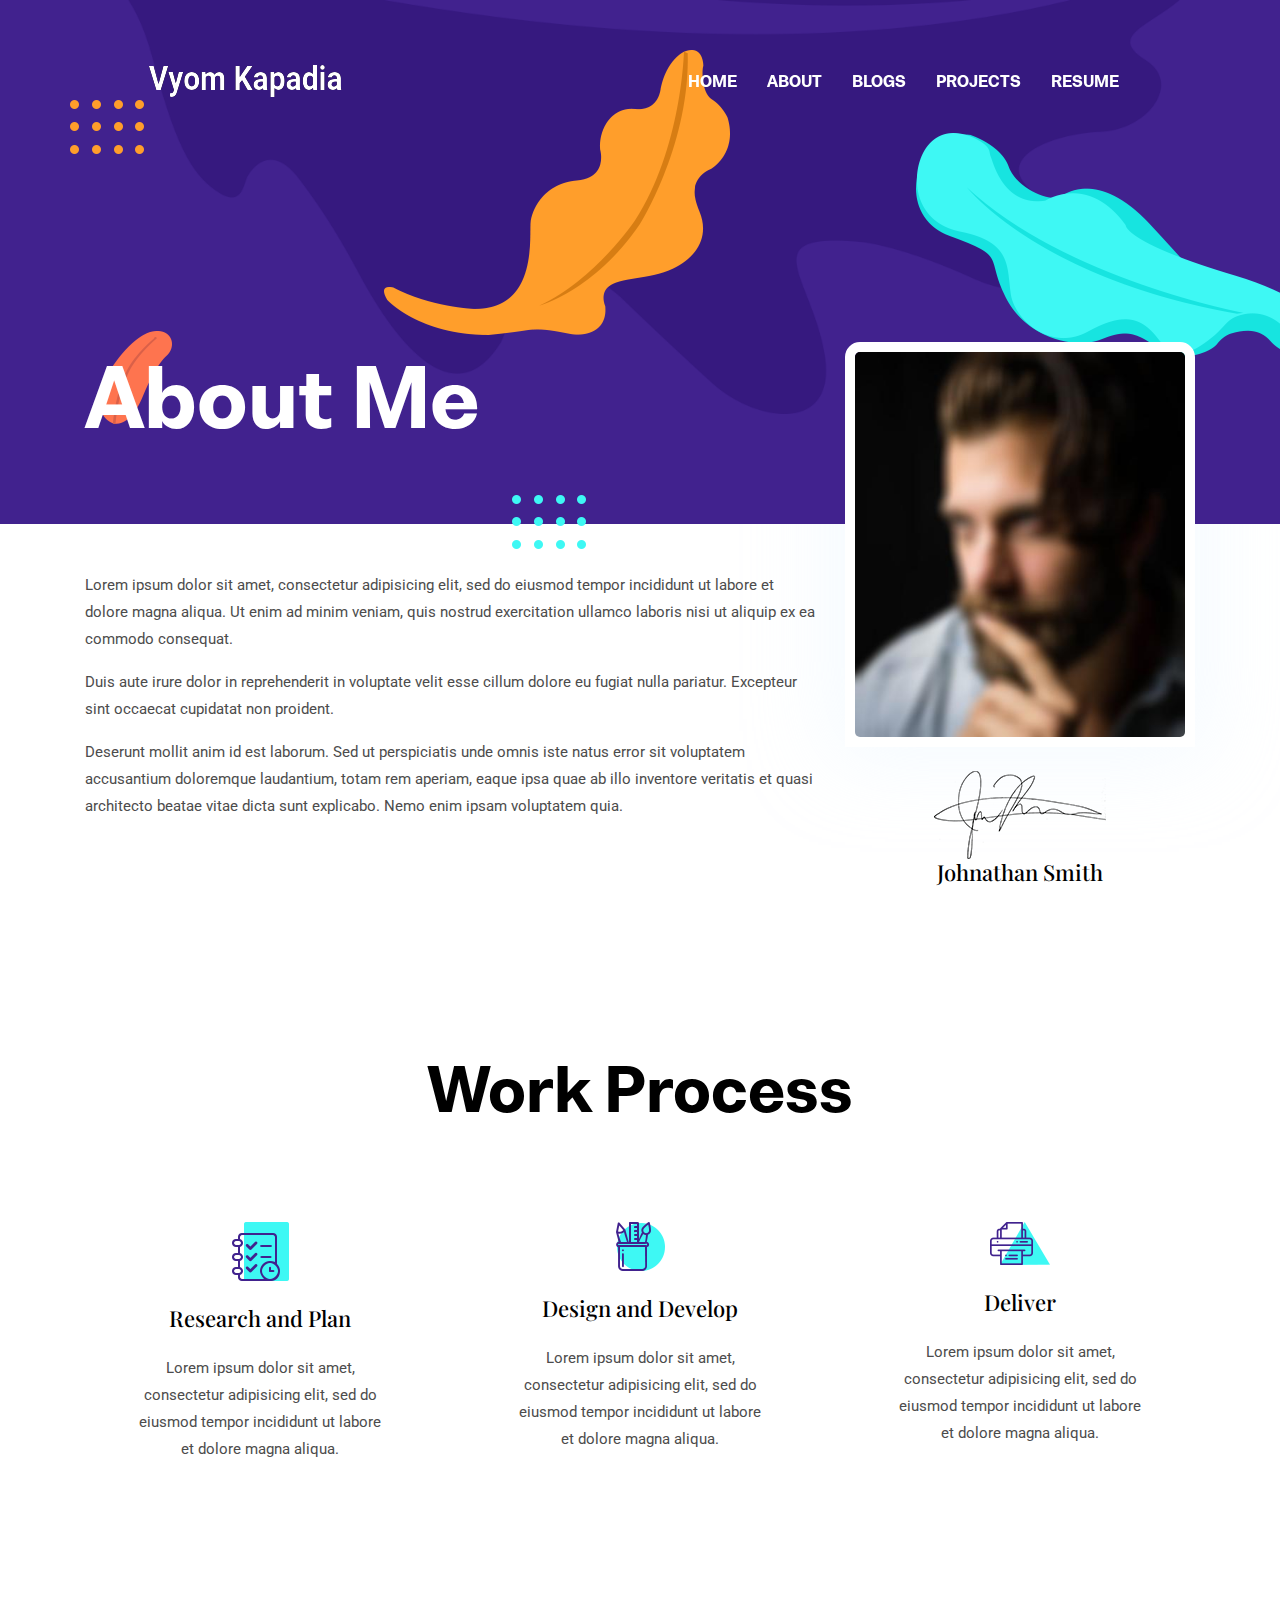
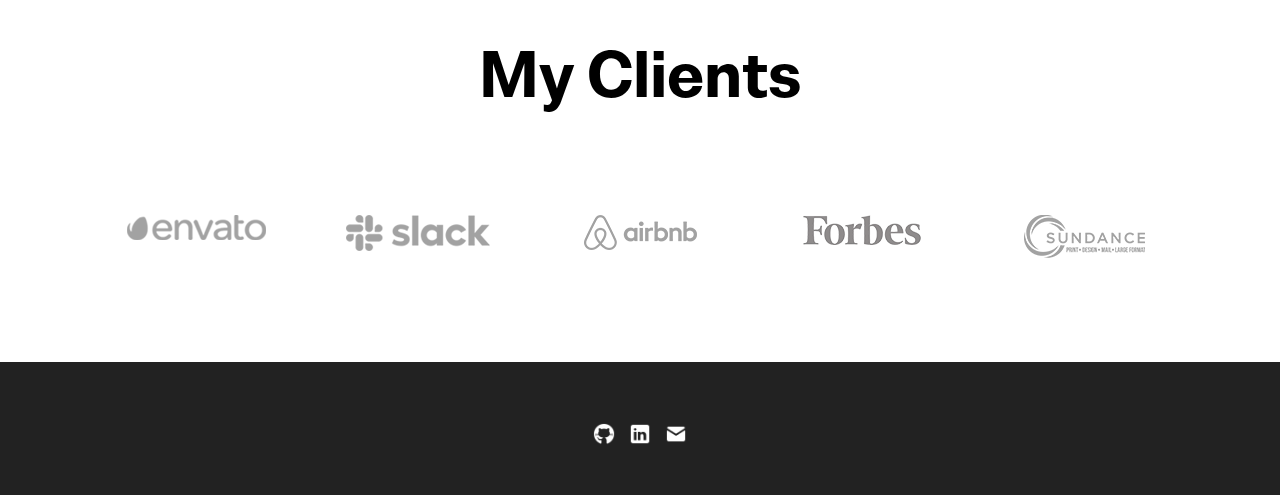
<file: about.html>
<!DOCTYPE html>
<html lang="zxx">

<head>
  <meta charset="utf-8">
  <title>Portfolio Template</title>

  <!-- mobile responsive meta -->
  <meta name="viewport" content="width=device-width, initial-scale=1">
  <meta name="viewport" content="width=device-width, initial-scale=1, maximum-scale=1">
  
  <!-- ** Plugins Needed for the Project ** -->
  <!-- Bootstrap -->
  <link rel="stylesheet" href="plugins/bootstrap/bootstrap.min.css">
  <!-- slick slider -->
  <link rel="stylesheet" href="plugins/slick/slick.css">
  <!-- themefy-icon -->
  <link rel="stylesheet" href="plugins/themify-icons/themify-icons.css">

  <!-- Main Stylesheet -->
  <link href="css/style.css" rel="stylesheet">
  
  <!--Favicon-->
  <link rel="shortcut icon" href="images/favicon.ico" type="image/x-icon">
  <link rel="icon" href="images/favicon.ico" type="image/x-icon">

</head>

<body>
  

<header class="navigation fixed-top">
  <nav class="navbar navbar-expand-lg navbar-dark">
    <a class="navbar-brand font-tertiary h3" href="index.html"><img src="images/logo.png" alt="Myself"></a>
    <button class="navbar-toggler" type="button" data-toggle="collapse" data-target="#navigation"
      aria-controls="navigation" aria-expanded="false" aria-label="Toggle navigation">
      <span class="navbar-toggler-icon"></span>
    </button>

    <div class="collapse navbar-collapse text-center" id="navigation">
      <ul class="navbar-nav ml-auto">
        <li class="nav-item active">
          <a class="nav-link" href="index.html">Home</a>
        </li>
        <li class="nav-item">
          <a class="nav-link" href="about.html">About</a>
        </li>
        <li class="nav-item">
          <a class="nav-link" href="blog.html">Blogs</a>
        </li>
        <li class="nav-item">
          <a class="nav-link" href="contact.html">Projects</a>
        </li>
        <li class="nav-item">
          <a class="nav-link"
            href="https://drive.google.com/file/d/1fuetVU1RSw0_lMYqgOxVVp0NbF4eFkOK/view?usp=sharing">Resume</a>
        </li>
      </ul>
    </div>
  </nav>
</header>

<!-- page title -->
<section class="page-title-alt bg-primary position-relative">
  <div class="container">
    <div class="row">
      <div class="col-12">
        <h1 class="text-white font-tertiary">About Me</h1>
      </div>
    </div>
  </div>
  <!-- background shapes -->
  <img src="images/illustrations/leaf-bg-top.png" alt="illustrations" class="bg-shape-1 w-100">
  <img src="images/illustrations/dots-group-sm.png" alt="illustrations" class="bg-shape-2">
  <img src="images/illustrations/leaf-yellow.png" alt="illustrations" class="bg-shape-3">
  <img src="images/illustrations/leaf-orange.png" alt="illustrations" class="bg-shape-4">
  <img src="images/illustrations/dots-group-cyan.png" alt="illustrations" class="bg-shape-5">
  <img src="images/illustrations/leaf-cyan-lg.png" alt="illustrations" class="bg-shape-6">
</section>
<!-- /page title -->

<!-- about -->
<section class="section pt-5">
  <div class="container">
    <div class="row">
      <div class="col-md-8">
        <p>Lorem ipsum dolor sit amet, consectetur adipisicing elit, sed do eiusmod tempor incididunt ut labore et
          dolore magna aliqua. Ut enim ad minim veniam, quis nostrud exercitation ullamco laboris nisi ut aliquip ex ea
          commodo consequat.</p>
        <p>Duis aute irure dolor in reprehenderit in voluptate velit esse cillum dolore eu fugiat nulla pariatur.
          Excepteur sint occaecat cupidatat non proident.</p>
        <p>Deserunt mollit anim id est laborum. Sed ut perspiciatis unde omnis iste natus error sit voluptatem
          accusantium doloremque laudantium, totam rem aperiam, eaque ipsa quae ab illo inventore veritatis et quasi
          architecto beatae vitae dicta sunt explicabo. Nemo enim ipsam voluptatem quia.</p>
      </div>
      <div class="col-md-4 text-center drag-lg-top">
        <div class="shadow-down mb-4">
          <img src="images/about/author.jpg" alt="author" class="img-fluid w-100 rounded-lg border-thick border-white">
        </div>
        <img src="images/about/signature.png" alt="signature" class="img-fluid">
        <h4>Johnathan Smith</h4>
      </div>
    </div>
  </div>
</section>
<!-- /about -->

<!-- Work Process -->
<section class="section">
  <div class="container">
    <div class="row justify-content-around">
      <div class="col-lg-12 text-center">
        <h2 class="section-title">Work Process</h2>
      </div>
      <div class="col-lg-3 col-md-4 text-center hover-shadow pt-3">
        <div class="">
          <img src="images/aboutMe icons/plan.png" class="mb-4" alt="icon">
          <h4 class="mb-4">Research and Plan</h4>
          <p>Lorem ipsum dolor sit amet, consectetur adipisicing elit, sed do eiusmod tempor incididunt ut labore et
            dolore magna aliqua.</p>
        </div>
      </div>
      <div class="col-lg-3 col-md-4 text-center hover-shadow pt-3">
        <img src="images/aboutMe icons/design.png" class="mb-4" alt="icon">
        <h4 class="mb-4">Design and Develop</h4>
        <p>Lorem ipsum dolor sit amet, consectetur adipisicing elit, sed do eiusmod tempor incididunt ut labore et
          dolore magna aliqua.</p>
      </div>
      <div class="col-lg-3 col-md-4 text-center hover-shadow pt-3">
        <img src="images/aboutMe icons/print.png" class="mb-4" alt="icon">
        <h4 class="mb-4">Deliver</h4>
        <p>Lorem ipsum dolor sit amet, consectetur adipisicing elit, sed do eiusmod tempor incididunt ut labore et
          dolore magna aliqua.</p>
      </div>
    </div>
  </div>
</section>
<!-- ./Work Process -->

<!-- team
<section class="section bg-cover" data-background="images/backgrounds/team-bg.png">
  <div class="container">
    <div class="row">
      <div class="col-12 text-center">
        <h2 class="section-title">My Team</h2>
      </div>
      <div class="col-md-4 col-sm-6 mb-4 mb-md-0">
        <div class="card text-center">
          <img src="images/team/member-1.png" class="card-img-top">
          <div class="card-body">
            <h4 class="card-title">Jack Schenziwe</h4>
            <p class="text-light font-secondary">Project Manager</p>
          </div>
        </div>
      </div>
      <div class="col-md-4 col-sm-6 mb-4 mb-md-0">
        <div class="card text-center">
          <img src="images/team/member-2.png" class="card-img-top">
          <div class="card-body">
            <h4 class="card-title">Jack Schenziwe</h4>
            <p class="text-light font-secondary">Project Manager</p>
          </div>
        </div>
      </div>
      <div class="col-md-4 col-sm-6 mb-4 mb-md-0">
        <div class="card text-center">
          <img src="images/team/member-3.png" class="card-img-top">
          <div class="card-body">
            <h4 class="card-title">Jack Schenziwe</h4>
            <p class="text-light font-secondary">Project Manager</p>
          </div>
        </div>
      </div>
    </div>
  </div>
</section>
/team -->

<!-- clients -->
<section class="section">
  <div class="container">
    <div class="row">
      <div class="col-12 text-center">
        <h2 class="section-title">My Clients</h2>
      </div>
    </div>
    <div class="row">
      <div class="col-12">
        <div class="client-logo-slider d-flex align-items-center">
          <a href="#" class="text-center d-block outline-0 p-4"><img class="d-unset img-fluid"
              src="images/clients-logo/client-logo-1.png" alt="client-logo"></a>
          <a href="#" class="text-center d-block outline-0 p-4"><img class="d-unset img-fluid"
              src="images/clients-logo/client-logo-2.png" alt="client-logo"></a>
          <a href="#" class="text-center d-block outline-0 p-4"><img class="d-unset img-fluid"
              src="images/clients-logo/client-logo-3.png" alt="client-logo"></a>
          <a href="#" class="text-center d-block outline-0 p-4"><img class="d-unset img-fluid"
              src="images/clients-logo/client-logo-4.png" alt="client-logo"></a>
          <a href="#" class="text-center d-block outline-0 p-4"><img class="d-unset img-fluid"
              src="images/clients-logo/client-logo-5.png" alt="client-logo"></a>
          <a href="#" class="text-center d-block outline-0 p-4"><img class="d-unset img-fluid"
              src="images/clients-logo/client-logo-1.png" alt="client-logo"></a>
          <a href="#" class="text-center d-block outline-0 p-4"><img class="d-unset img-fluid"
              src="images/clients-logo/client-logo-2.png" alt="client-logo"></a>
          <a href="#" class="text-center d-block outline-0 p-4"><img class="d-unset img-fluid"
              src="images/clients-logo/client-logo-3.png" alt="client-logo"></a>
          <a href="#" class="text-center d-block outline-0 p-4"><img class="d-unset img-fluid"
              src="images/clients-logo/client-logo-4.png" alt="client-logo"></a>
          <a href="#" class="text-center d-block outline-0 p-4"><img class="d-unset img-fluid"
              src="images/clients-logo/client-logo-5.png" alt="client-logo"></a>
        </div>
      </div>
    </div>
  </div>
</section>
<!-- /clients -->

<!-- contact
<section class="section section-on-footer" data-background="images/backgrounds/bg-dots.png">
  <div class="container">
    <div class="row">
      <div class="col-12 text-center">
        <h2 class="section-title">Contact Info</h2>
      </div>
      <div class="col-lg-8 mx-auto">
        <div class="bg-white rounded text-center p-5 shadow-down">
          <h4 class="mb-80">Contact Form</h4>
          <form action="#" class="row">
            <div class="col-md-6">
              <input type="text" id="name" name="name" placeholder="Full Name" class="form-control px-0 mb-4">
            </div>
            <div class="col-md-6">
              <input type="email" id="email" name="email" placeholder="Email Address" class="form-control px-0 mb-4">
            </div>
            <div class="col-12">
              <textarea name="message" id="message" class="form-control px-0 mb-4"
                placeholder="Type Message Here"></textarea>
            </div>
            <div class="col-lg-6 col-10 mx-auto">
              <button class="btn btn-primary w-100">send</button>
            </div>
          </form>
        </div>
      </div>
    </div>
  </div>
</section>
/contact -->

<!-- footer -->
<footer class="bg-dark footer-section" style="padding-top: 10px">
  <div class="text-center border-dark py-5" style="margin-top: 0">
    <p class="mb-0 text-light">
      <a class="text-white" href="https://github.com/Vyom88" style="padding-right: 5px"><img
          src="./images/Social icons/github.png" height="22"></a>
      <a class="text-white" href="https://www.linkedin.com/in/vyomk/" style="padding: 5px"><img
          src="./images/Social icons/linkedin.png" width="22" height="22"></a>
      <a class="text-white" href="mailto: vyom.kapadia@gmail.com" style="padding-left: 5px"><img
          src="./images/Social icons/mail.png" width="22" height="22"></a></a>
    </p>
  </div>
</footer>
<!-- /footer -->

<!-- jQuery -->
<script src="plugins/jQuery/jquery.min.js"></script>
<!-- Bootstrap JS -->
<script src="plugins/bootstrap/bootstrap.min.js"></script>
<!-- slick slider -->
<script src="plugins/slick/slick.min.js"></script>
<!-- filter -->
<script src="plugins/shuffle/shuffle.min.js"></script>

<!-- Main Script -->
<script src="js/script.js"></script>

</body>
</html>
</file>
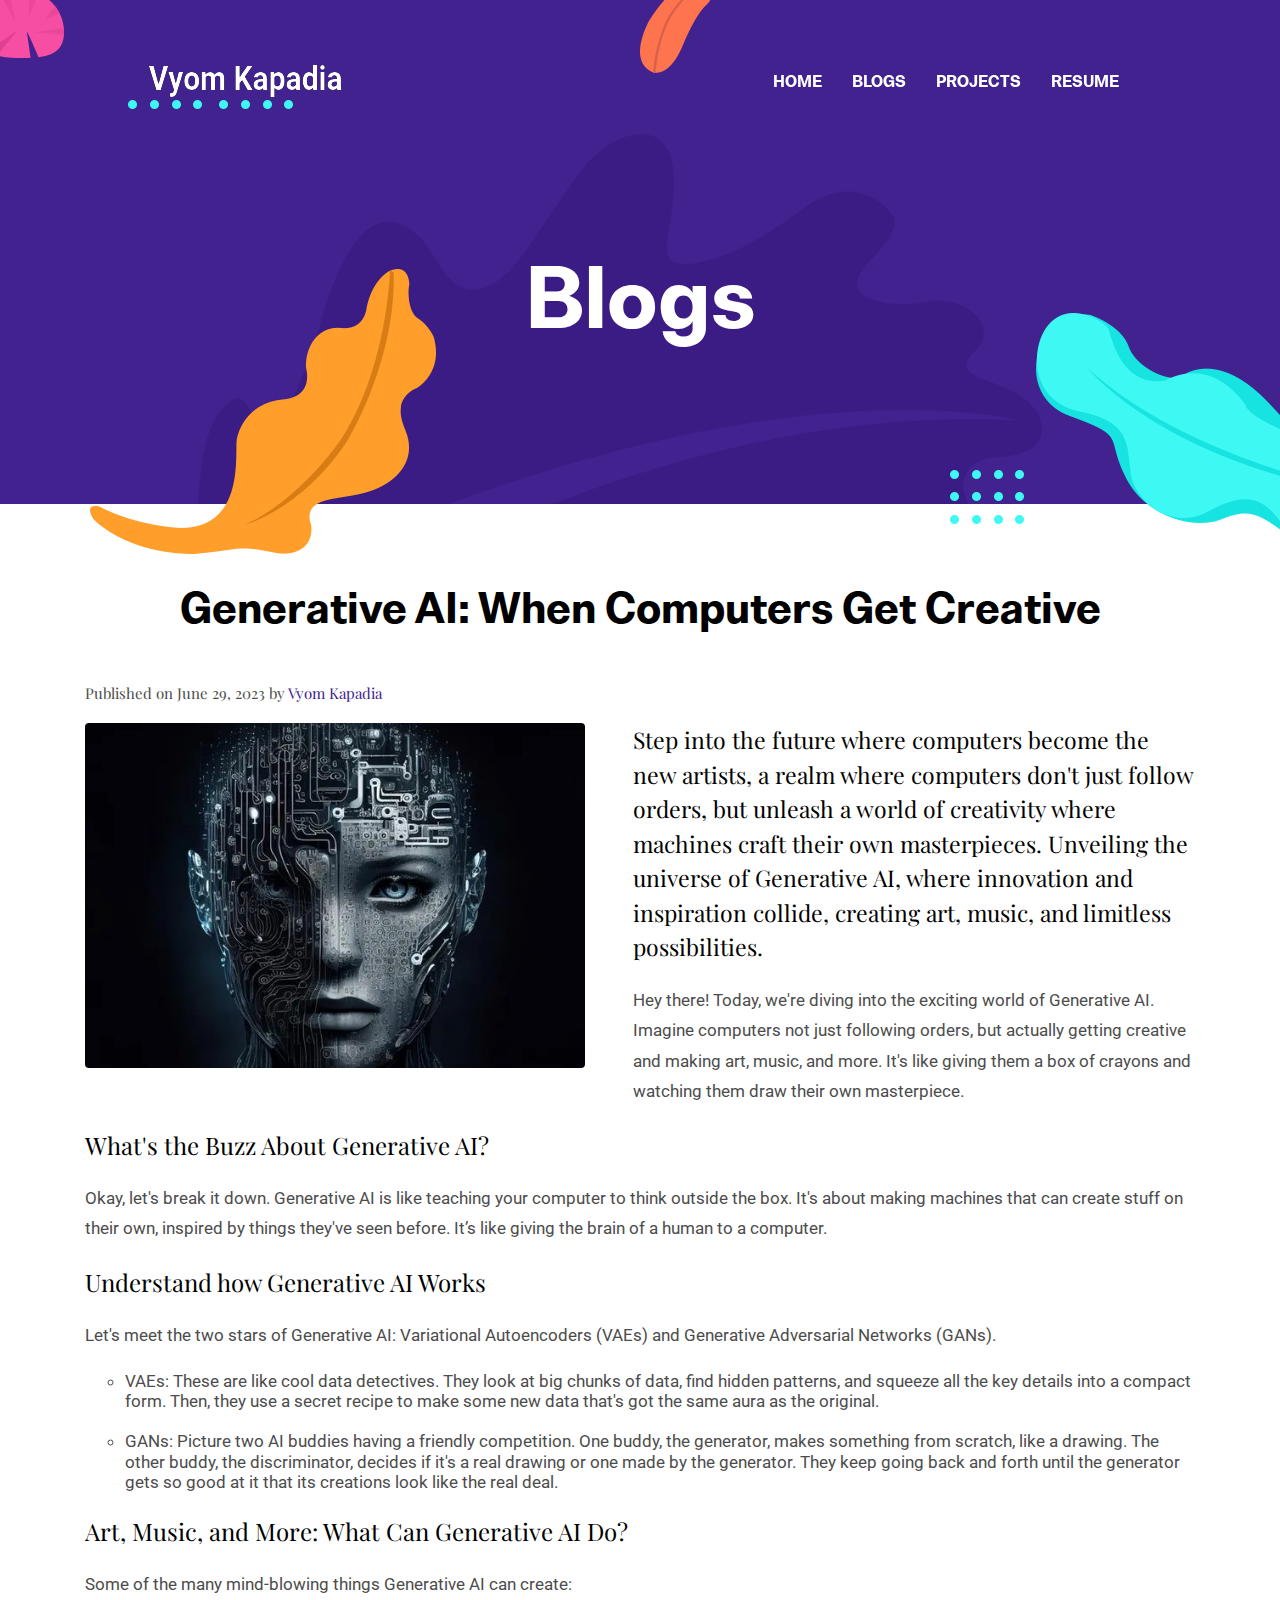
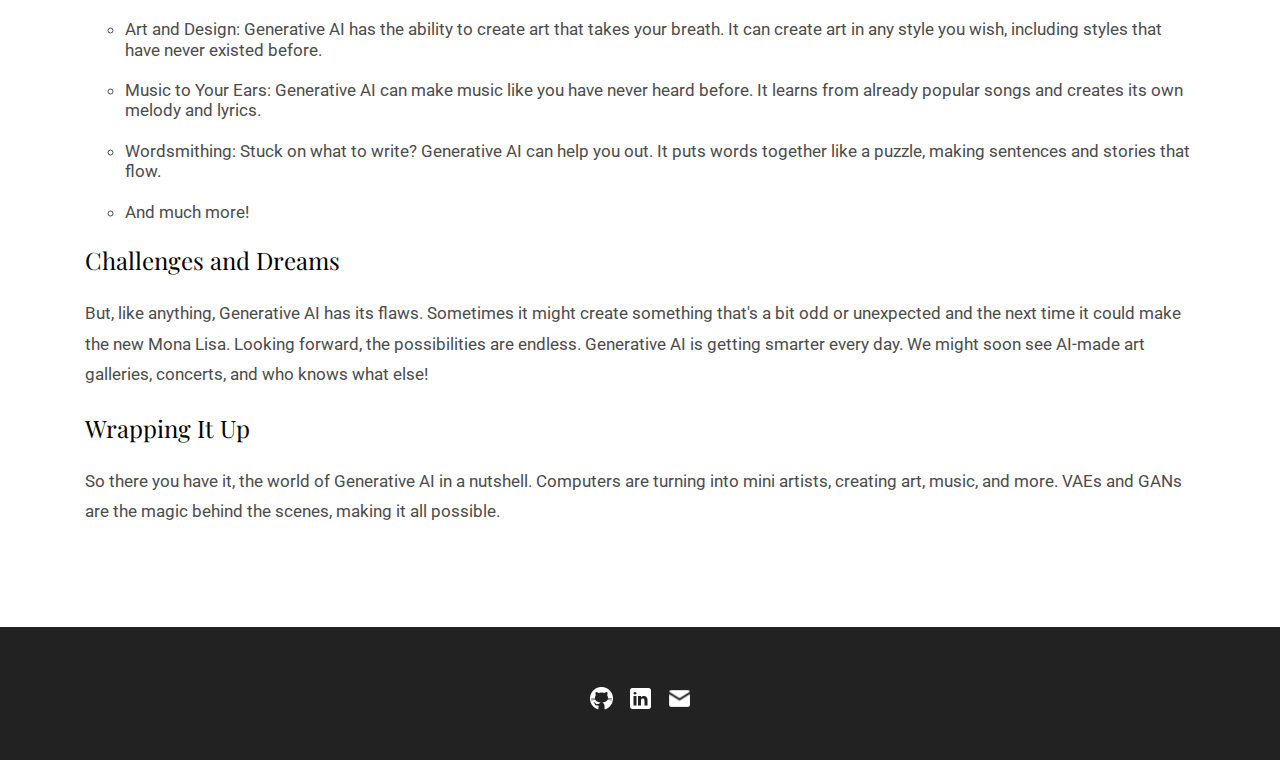
<file: blog-AI.html>
<!DOCTYPE html>
<html lang="zxx">

<head>
    <meta charset="utf-8">
    <title>Portfolio Template</title>

    <!-- mobile responsive meta -->
    <meta name="viewport" content="width=device-width, initial-scale=1">
    <meta name="viewport" content="width=device-width, initial-scale=1, maximum-scale=1">

    <!-- ** Plugins Needed for the Project ** -->
    <!-- Bootstrap -->
    <link rel="stylesheet" href="plugins/bootstrap/bootstrap.min.css">
    <!-- slick slider -->
    <link rel="stylesheet" href="plugins/slick/slick.css">
    <!-- themefy-icon -->
    <link rel="stylesheet" href="plugins/themify-icons/themify-icons.css">

    <!-- Main Stylesheet -->
    <link href="css/style.css" rel="stylesheet">

    <!--Favicon-->
    <link rel="shortcut icon" href="images/favicon.ico" type="image/x-icon">
    <link rel="icon" href="images/favicon.ico" type="image/x-icon">

</head>

<body>


    <header class="navigation fixed-top">
        <nav class="navbar navbar-expand-lg navbar-dark">
            <a class="navbar-brand font-tertiary h3" href="index.html"><img src="images/logo.png" alt="Myself"></a>
            <button class="navbar-toggler" type="button" data-toggle="collapse" data-target="#navigation"
                aria-controls="navigation" aria-expanded="false" aria-label="Toggle navigation">
                <span class="navbar-toggler-icon"></span>
            </button>

            <div class="collapse navbar-collapse text-center" id="navigation">
                <ul class="navbar-nav ml-auto">
                    <li class="nav-item active">
                        <a class="nav-link" href="index.html">Home</a>
                    </li>
                    <li class="nav-item">
                        <a class="nav-link" href="blog.html">Blogs</a>
                    </li>
                    <li class="nav-item">
                        <a class="nav-link" href="contact.html">Projects</a>
                    </li>
                    <li class="nav-item">
                        <a class="nav-link"
                            href="https://drive.google.com/file/d/1fuetVU1RSw0_lMYqgOxVVp0NbF4eFkOK/view?usp=sharing">Resume</a>
                    </li>
                </ul>
            </div>
        </nav>
    </header>

    <!-- page title -->
    <section class="page-title bg-primary position-relative">
        <div class="container">
            <div class="row">
                <div class="col-12 text-center">
                    <h1 class="text-white font-tertiary">Blogs</h1>
                </div>
            </div>
        </div>
        <!-- background shapes -->
        <img src="images/illustrations/page-title.png" alt="illustrations" class="bg-shape-1 w-100">
        <img src="images/illustrations/leaf-pink-round.png" alt="illustrations" class="bg-shape-2">
        <img src="images/illustrations/dots-cyan.png" alt="illustrations" class="bg-shape-3">
        <img src="images/illustrations/leaf-orange.png" alt="illustrations" class="bg-shape-4">
        <img src="images/illustrations/leaf-yellow.png" alt="illustrations" class="bg-shape-5">
        <img src="images/illustrations/dots-group-cyan.png" alt="illustrations" class="bg-shape-6">
        <img src="images/illustrations/leaf-cyan-lg.png" alt="illustrations" class="bg-shape-7">
    </section>
    <!-- /page title -->
  
    <section class="section">
        <div class="container">
            <div class="row">
                <div class="col-lg-12">
                    <h3 class="font-tertiary mb-5" style="text-align: center;">Generative AI: When Computers Get Creative</h3>
                    <p class="font-secondary">Published on June 29, 2023 by <span class="text-primary">Vyom Kapadia</span
                            class="text-primary"></p>
                    <div class="content">
                        <img src="images/blog/post-1.jpg" alt="post-thumb"
                            class="img-fluid rounded float-left mr-5 mb-4" width="500" style="padding-bottom: -500px;">
                        <strong style="font-size: 23px;">Step into the future where computers become the new artists, a realm where computers don't just follow
                        orders, but unleash a world of creativity where machines craft their own masterpieces. Unveiling the
                        universe of Generative AI, where innovation and inspiration collide, creating art, music, and limitless
                        possibilities.</strong>
                            
                        <p style="font-size: 17px;">Hey there! Today, we're diving into the exciting world of Generative AI. Imagine computers not just following orders,
                        but actually getting creative and making art, music, and more. It's like giving them a box of crayons and watching them
                        draw their own masterpiece.</p>

                        <strong style="font-size: 24px;">What's the Buzz About Generative AI?</strong>
                        <p style="font-size: 17px;">Okay, let's break it down. Generative AI is like teaching your computer to think outside the box. It's about making
                        machines that can create stuff on their own, inspired by things they've seen before. It’s like giving the brain of a
                        human to a computer.</p>

                        <strong style="font-size: 24px;">Understand how Generative AI Works</strong>
                        <p style="font-size: 17px;">Let's meet the two stars of Generative AI: Variational Autoencoders (VAEs) and Generative Adversarial Networks (GANs).
                            <ul>
                                <li style="font-size: 17px;">VAEs: These are like cool data detectives. They look at big chunks of data, find hidden patterns, and squeeze all the
                                key details into a compact form. Then, they use a secret recipe to make some new data that's got the same aura as the
                                original.</li>
                                <li style="font-size: 17px;">GANs: Picture two AI buddies having a friendly competition. One buddy, the generator, makes something from scratch, like
                                a drawing. The other buddy, the discriminator, decides if it's a real drawing or one made by the generator. They keep
                                going back and forth until the generator gets so good at it that its creations look like the real deal.</li>
                            </ul>
                        </p>

                        <strong style="font-size: 24px;">Art, Music, and More: What Can Generative AI Do?</strong>
                        <p style="font-size: 17px;">Some of the many mind-blowing things Generative AI can create:
                            <ul>
                                <li style="font-size: 17px;">Art and Design: Generative AI has the ability to create art that takes your breath. It can create art in any style
                                    you wish, including styles that have never existed before.</li>
                                <li style="font-size: 17px;">Music to Your Ears: Generative AI can make music like you have never heard before. It learns from already popular songs
                                and creates its own melody and lyrics.</li>
                                <li style="font-size: 17px;">Wordsmithing: Stuck on what to write? Generative AI can help you out. It puts words together like a puzzle, making
                                sentences and stories that flow.</li>
                                <li style="font-size: 17px;">And much more!</li>
                            </ul>
                        </p>

                        <strong style="font-size: 24px;">Challenges and Dreams</strong>
                        <p style="font-size: 17px;">But, like anything, Generative AI has its flaws. Sometimes it might create something that's a bit odd or unexpected and
                        the next time it could make the new Mona Lisa.
                        Looking forward, the possibilities are endless. Generative AI is getting smarter every day. We might soon see AI-made
                        art galleries, concerts, and who knows what else!</p>

                        <strong style="font-size: 24px;">Wrapping It Up</strong>
                        <p style="font-size: 17px;">So there you have it, the world of Generative AI in a nutshell. Computers are turning into mini artists, creating art,
                        music, and more. VAEs and GANs are the magic behind the scenes, making it all possible.</p>

                        <!-- <blockquote style="text-align: center;">"Machine intelligence is the last invention that humanity will ever need to make." - Nick Bostrom
                        </blockquote> -->
                    </div>
                </div>
            </div>
        </div>
    </section>

    <!-- 
    <section class="section">
        <div class="container">
            <div class="row">
                <div class="col-12 text-center">
                    <h2 class="section-title">Similar Stories</h2>
                </div>
                <div class="col-lg-4 col-sm-6 mb-4 mb-lg-0">
                    <article class="card shadow">
                        <img class="rounded card-img-top" src="images/blog/post-3.jpg" alt="post-thumb">
                        <div class="card-body">
                            <h4 class="card-title"><a class="text-dark" href="blog-single.html">Amazon increase income
                                    1.5 Million</a>
                            </h4>
                            <p class="cars-text">Lorem ipsum dolor sit amet, consectetur adipisicing elit, sed do
                                eiusmod tempor
                                incididunt ut labore et
                                dolore magna aliqua.</p>
                            <a href="blog-single.html" class="btn btn-xs btn-primary">Read More</a>
                        </div>
                    </article>
                </div>
                <div class="col-lg-4 col-sm-6 mb-4 mb-lg-0">
                    <article class="card shadow">
                        <img class="rounded card-img-top" src="images/blog/post-4.jpg" alt="post-thumb">
                        <div class="card-body">
                            <h4 class="card-title"><a class="text-dark" href="blog-single.html">Amazon increase income
                                    1.5 Million</a>
                            </h4>
                            <p class="cars-text">Lorem ipsum dolor sit amet, consectetur adipisicing elit, sed do
                                eiusmod tempor
                                incididunt ut labore et
                                dolore magna aliqua.</p>
                            <a href="blog-single.html" class="btn btn-xs btn-primary">Read More</a>
                        </div>
                    </article>
                </div>
                <div class="col-lg-4 col-sm-6 mb-4 mb-lg-0">
                    <article class="card shadow">
                        <img class="rounded card-img-top" src="images/blog/post-2.jpg" alt="post-thumb">
                        <div class="card-body">
                            <h4 class="card-title"><a class="text-dark" href="blog-single.html">Amazon increase income
                                    1.5 Million</a>
                            </h4>
                            <p class="cars-text">Lorem ipsum dolor sit amet, consectetur adipisicing elit, sed do
                                eiusmod tempor
                                incididunt ut labore et
                                dolore magna aliqua.</p>
                            <a href="blog-single.html" class="btn btn-xs btn-primary">Read More</a>
                        </div>
                    </article>
                </div>
            </div>
        </div>
    </section>
    /blog -->

    
    <!-- footer -->
    <footer class="bg-dark footer-section" style="padding-top: 10px">
        <div class="text-center border-dark py-5" style="margin-top: 0">
            <p class="mb-0 text-light">
                <a class="text-white" href="https://github.com/Vyom88" style="padding-right: 5px"><img
                        src="./images/Social icons/github.png" height="25"></a>
                <a class="text-white" href="https://www.linkedin.com/in/vyomk/" style="padding: 5px"><img
                        src="./images/Social icons/linkedin.png" height="25"></a>
                <a class="text-white" href="mailto: vyom.kapadia@gmail.com" style="padding-left: 5px"><img
                        src="./images/Social icons/mail.png" height="25"></a></a>
            </p>
        </div>
    </footer>
    <!-- /footer -->

    <!-- jQuery -->
    <script src="plugins/jQuery/jquery.min.js"></script>
    <!-- Bootstrap JS -->
    <script src="plugins/bootstrap/bootstrap.min.js"></script>
    <!-- slick slider -->
    <script src="plugins/slick/slick.min.js"></script>
    <!-- filter -->
    <script src="plugins/shuffle/shuffle.min.js"></script>

    <!-- Main Script -->
    <script src="js/script.js"></script>

</body>

</html>
</file>
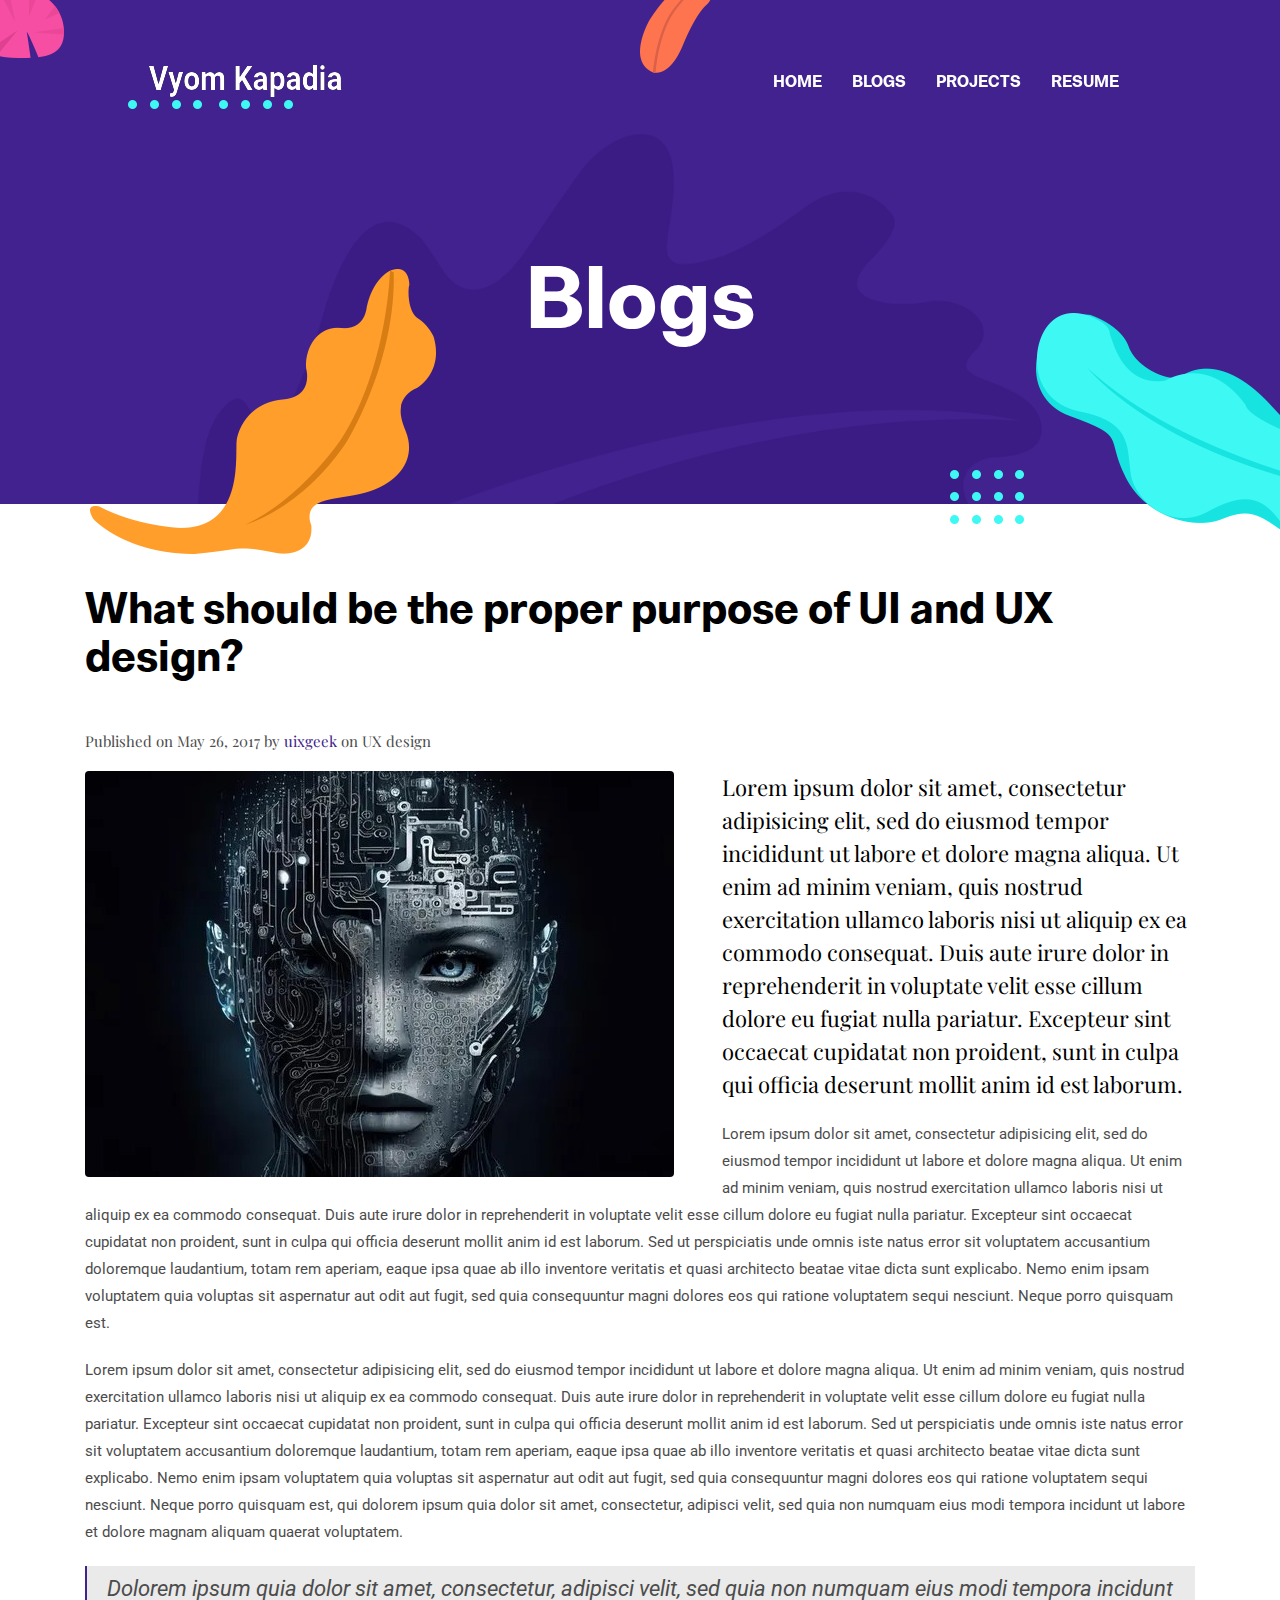
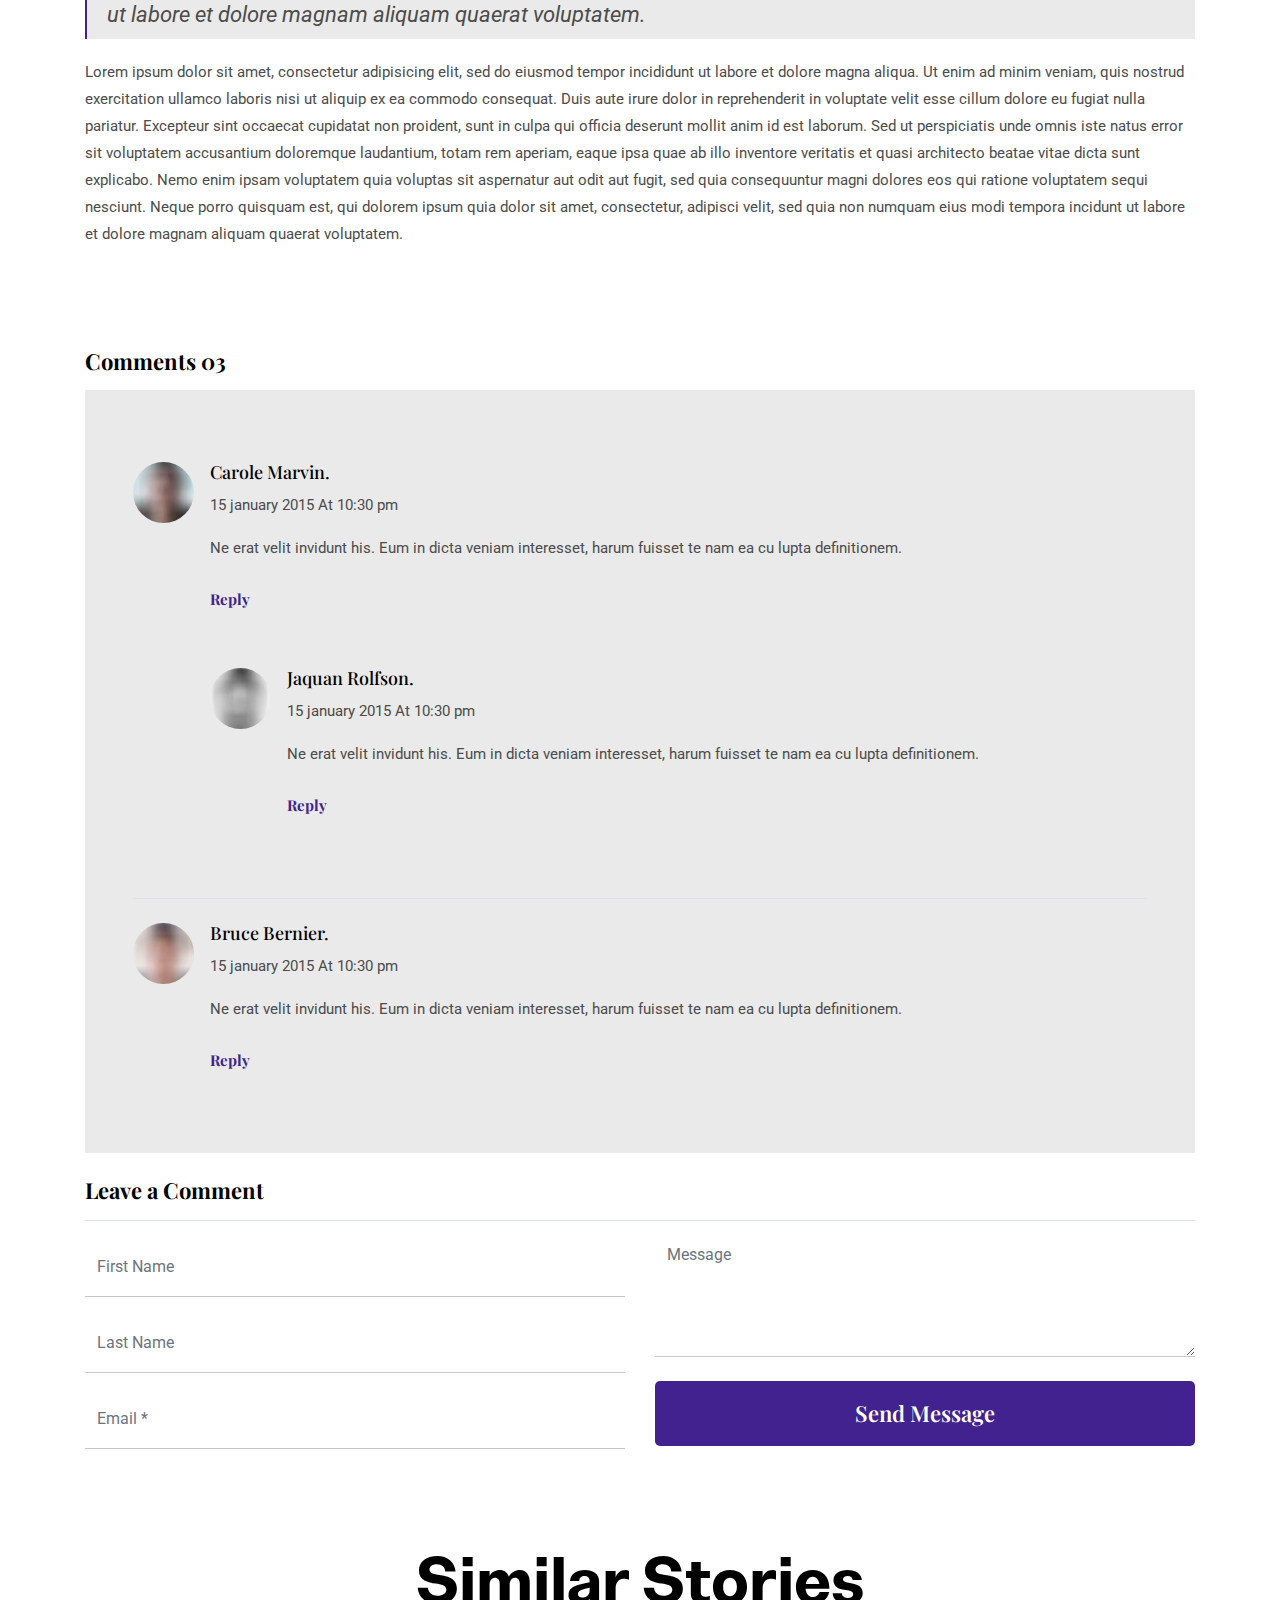
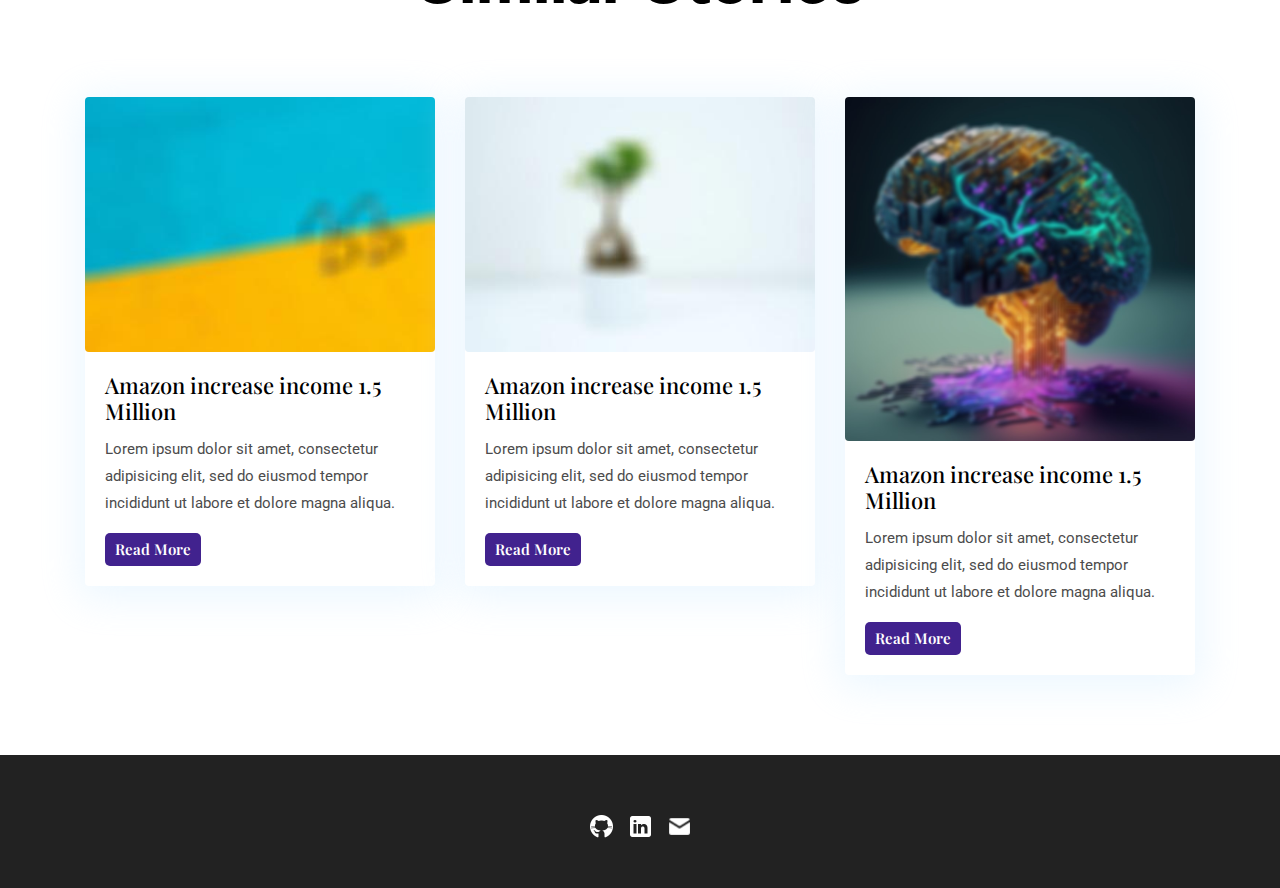
<file: blog-single.html>
<!DOCTYPE html>
<html lang="zxx">

<head>
  <meta charset="utf-8">
  <title>Portfolio Template</title>

  <!-- mobile responsive meta -->
  <meta name="viewport" content="width=device-width, initial-scale=1">
  <meta name="viewport" content="width=device-width, initial-scale=1, maximum-scale=1">
  
  <!-- ** Plugins Needed for the Project ** -->
  <!-- Bootstrap -->
  <link rel="stylesheet" href="plugins/bootstrap/bootstrap.min.css">
  <!-- slick slider -->
  <link rel="stylesheet" href="plugins/slick/slick.css">
  <!-- themefy-icon -->
  <link rel="stylesheet" href="plugins/themify-icons/themify-icons.css">

  <!-- Main Stylesheet -->
  <link href="css/style.css" rel="stylesheet">
  
  <!--Favicon-->
  <link rel="shortcut icon" href="images/favicon.ico" type="image/x-icon">
  <link rel="icon" href="images/favicon.ico" type="image/x-icon">

</head>

<body>
  

<header class="navigation fixed-top">
  <nav class="navbar navbar-expand-lg navbar-dark">
    <a class="navbar-brand font-tertiary h3" href="index.html"><img src="images/logo.png" alt="Myself"></a>
    <button class="navbar-toggler" type="button" data-toggle="collapse" data-target="#navigation"
      aria-controls="navigation" aria-expanded="false" aria-label="Toggle navigation">
      <span class="navbar-toggler-icon"></span>
    </button>

    <div class="collapse navbar-collapse text-center" id="navigation">
      <ul class="navbar-nav ml-auto">
        <li class="nav-item active">
          <a class="nav-link" href="index.html">Home</a>
        </li>
        <li class="nav-item">
          <a class="nav-link" href="blog.html">Blogs</a>
        </li>
        <li class="nav-item">
          <a class="nav-link" href="contact.html">Projects</a>
        </li>
        <li class="nav-item">
          <a class="nav-link"
            href="https://drive.google.com/file/d/1fuetVU1RSw0_lMYqgOxVVp0NbF4eFkOK/view?usp=sharing">Resume</a>
        </li>
      </ul>
    </div>
  </nav>
</header>

<!-- page title -->
<section class="page-title bg-primary position-relative">
  <div class="container">
    <div class="row">
      <div class="col-12 text-center">
        <h1 class="text-white font-tertiary">Blogs</h1>
      </div>
    </div>
  </div>
  <!-- background shapes -->
  <img src="images/illustrations/page-title.png" alt="illustrations" class="bg-shape-1 w-100">
  <img src="images/illustrations/leaf-pink-round.png" alt="illustrations" class="bg-shape-2">
  <img src="images/illustrations/dots-cyan.png" alt="illustrations" class="bg-shape-3">
  <img src="images/illustrations/leaf-orange.png" alt="illustrations" class="bg-shape-4">
  <img src="images/illustrations/leaf-yellow.png" alt="illustrations" class="bg-shape-5">
  <img src="images/illustrations/dots-group-cyan.png" alt="illustrations" class="bg-shape-6">
  <img src="images/illustrations/leaf-cyan-lg.png" alt="illustrations" class="bg-shape-7">
</section>
<!-- /page title -->

<section class="section">
  <div class="container">
    <div class="row">
      <div class="col-lg-12">
        <h3 class="font-tertiary mb-5">What should be the proper purpose of UI and UX design?</h3>
        <p class="font-secondary">Published on May 26, 2017 by <span class="text-primary">uixgeek</span
            class="text-primary"> on <span>UX design</span></p>
        <div class="content">
          <img src="images/blog/post-1.jpg" alt="post-thumb" class="img-fluid rounded float-left mr-5 mb-4">
          <strong>Lorem ipsum dolor sit amet, consectetur adipisicing elit, sed do eiusmod tempor incididunt ut labore
            et dolore magna aliqua. Ut enim ad minim veniam, quis nostrud exercitation ullamco laboris nisi ut aliquip
            ex ea commodo consequat. Duis aute irure dolor in reprehenderit in voluptate velit esse cillum dolore eu
            fugiat nulla pariatur. Excepteur sint occaecat cupidatat non proident, sunt in culpa qui officia deserunt
            mollit anim id est laborum.</strong>
          <p>Lorem ipsum dolor sit amet, consectetur adipisicing elit, sed do eiusmod tempor incididunt ut labore et
            dolore magna aliqua. Ut enim ad minim veniam, quis nostrud exercitation ullamco laboris nisi ut aliquip ex
            ea commodo consequat. Duis aute irure dolor in reprehenderit in voluptate velit esse cillum dolore eu fugiat
            nulla pariatur. Excepteur sint occaecat cupidatat non proident, sunt in culpa qui officia deserunt mollit
            anim id est laborum. Sed ut perspiciatis unde omnis iste natus error sit voluptatem accusantium doloremque
            laudantium, totam rem aperiam, eaque ipsa quae ab illo inventore veritatis et quasi architecto beatae vitae
            dicta sunt explicabo. Nemo enim ipsam voluptatem quia voluptas sit aspernatur aut odit aut fugit, sed quia
            consequuntur magni dolores eos qui ratione voluptatem sequi nesciunt. Neque porro quisquam est.</p>
          <p>Lorem ipsum dolor sit amet, consectetur adipisicing elit, sed do eiusmod tempor incididunt ut labore et
            dolore magna aliqua. Ut enim ad minim veniam, quis nostrud exercitation ullamco laboris nisi ut aliquip ex
            ea commodo consequat. Duis aute irure dolor in reprehenderit in voluptate velit esse cillum dolore eu fugiat
            nulla pariatur. Excepteur sint occaecat cupidatat non proident, sunt in culpa qui officia deserunt mollit
            anim id est laborum. Sed ut perspiciatis unde omnis iste natus error sit voluptatem accusantium doloremque
            laudantium, totam rem aperiam, eaque ipsa quae ab illo inventore veritatis et quasi architecto beatae vitae
            dicta sunt explicabo. Nemo enim ipsam voluptatem quia voluptas sit aspernatur aut odit aut fugit, sed quia
            consequuntur magni dolores eos qui ratione voluptatem sequi nesciunt. Neque porro quisquam est, qui dolorem
            ipsum quia dolor sit amet, consectetur, adipisci velit, sed quia non numquam eius modi tempora incidunt ut
            labore et dolore magnam aliquam quaerat voluptatem.</p>
          <blockquote>Dolorem ipsum quia dolor sit amet, consectetur, adipisci velit, sed quia non numquam eius modi
            tempora incidunt ut labore et dolore magnam aliquam quaerat voluptatem.</blockquote>
          <p>Lorem ipsum dolor sit amet, consectetur adipisicing elit, sed do eiusmod tempor incididunt ut labore et
            dolore magna aliqua. Ut enim ad minim veniam, quis nostrud exercitation ullamco laboris nisi ut aliquip ex
            ea commodo consequat. Duis aute irure dolor in reprehenderit in voluptate velit esse cillum dolore eu fugiat
            nulla pariatur. Excepteur sint occaecat cupidatat non proident, sunt in culpa qui officia deserunt mollit
            anim id est laborum. Sed ut perspiciatis unde omnis iste natus error sit voluptatem accusantium doloremque
            laudantium, totam rem aperiam, eaque ipsa quae ab illo inventore veritatis et quasi architecto beatae vitae
            dicta sunt explicabo. Nemo enim ipsam voluptatem quia voluptas sit aspernatur aut odit aut fugit, sed quia
            consequuntur magni dolores eos qui ratione voluptatem sequi nesciunt. Neque porro quisquam est, qui dolorem
            ipsum quia dolor sit amet, consectetur, adipisci velit, sed quia non numquam eius modi tempora incidunt ut
            labore et dolore magnam aliquam quaerat voluptatem.</p>
        </div>
      </div>
    </div>
  </div>
</section>

<section>
  <div class="container">
    <div class="row">
      <div class="col-lg-12">
        <h4 class="font-weight-bold mb-3">Comments 03</h4>
        <div class="bg-gray p-5 mb-4">
          <div class="media border-bottom py-4">
            <img src="images/user-1.jpg" class="img-fluid align-self-start rounded-circle mr-3" alt="">
            <div class="media-body">
              <h5 class="mt-0">Carole Marvin.</h5>
              <p>15 january 2015 At 10:30 pm</p>
              <p>Ne erat velit invidunt his. Eum in dicta veniam interesset, harum fuisset te nam ea cu lupta
                definitionem.</p>
              <a href="#" class="btn btn-transparent btn-sm pl-0">Reply</a>
              <div class="media my-5">
                <img src="images/user-2.jpg" class="img-fluid align-self-start rounded-circle mr-3" alt="">
                <div class="media-body">
                  <h5 class="mt-0">Jaquan Rolfson.</h5>
                  <p>15 january 2015 At 10:30 pm</p>
                  <p>Ne erat velit invidunt his. Eum in dicta veniam interesset, harum fuisset te nam ea cu lupta
                    definitionem.</p>
                  <a href="#" class="btn btn-transparent btn-sm pl-0">Reply</a>
                </div>
              </div>
            </div>
          </div>
          <div class="media py-4">
            <img src="images/user-3.jpg" class="img-fluid align-self-start rounded-circle mr-3" alt="">
            <div class="media-body">
              <h5 class="mt-0">Bruce Bernier.</h5>
              <p>15 january 2015 At 10:30 pm</p>
              <p>Ne erat velit invidunt his. Eum in dicta veniam interesset, harum fuisset te nam ea cu lupta
                definitionem.</p>
              <a href="#" class="btn btn-transparent btn-sm pl-0">Reply</a>
            </div>
          </div>
        </div>
        <h4 class="font-weight-bold mb-3 border-bottom pb-3">Leave a Comment</h4>
        <form action="#" class="row">
          <div class="col-md-6">
            <input type="text" class="form-control mb-3" placeholder="First Name" name="fname" id="fname">
            <input type="text" class="form-control mb-3" placeholder="Last Name" name="lname" id="lname">
            <input type="text" class="form-control mb-3" placeholder="Email *" name="mail" id="mail">
          </div>
          <div class="col-md-6">
            <textarea name="comment" id="comment" placeholder="Message" class="form-control mb-4"></textarea>
            <button type="submit" class="btn btn-primary w-100">Send Message</button>
          </div>
        </form>
      </div>
    </div>
  </div>
</section>

<!-- blog -->
<section class="section">
  <div class="container">
    <div class="row">
      <div class="col-12 text-center">
        <h2 class="section-title">Similar Stories</h2>
      </div>
      <div class="col-lg-4 col-sm-6 mb-4 mb-lg-0">
        <article class="card shadow">
          <img class="rounded card-img-top" src="images/blog/post-3.jpg" alt="post-thumb">
          <div class="card-body">
            <h4 class="card-title"><a class="text-dark" href="blog-single.html">Amazon increase income 1.5 Million</a>
            </h4>
            <p class="cars-text">Lorem ipsum dolor sit amet, consectetur adipisicing elit, sed do eiusmod tempor
              incididunt ut labore et
              dolore magna aliqua.</p>
            <a href="blog-single.html" class="btn btn-xs btn-primary">Read More</a>
          </div>
        </article>
      </div>
      <div class="col-lg-4 col-sm-6 mb-4 mb-lg-0">
        <article class="card shadow">
          <img class="rounded card-img-top" src="images/blog/post-4.jpg" alt="post-thumb">
          <div class="card-body">
            <h4 class="card-title"><a class="text-dark" href="blog-single.html">Amazon increase income 1.5 Million</a>
            </h4>
            <p class="cars-text">Lorem ipsum dolor sit amet, consectetur adipisicing elit, sed do eiusmod tempor
              incididunt ut labore et
              dolore magna aliqua.</p>
            <a href="blog-single.html" class="btn btn-xs btn-primary">Read More</a>
          </div>
        </article>
      </div>
      <div class="col-lg-4 col-sm-6 mb-4 mb-lg-0">
        <article class="card shadow">
          <img class="rounded card-img-top" src="images/blog/post-2.jpg" alt="post-thumb">
          <div class="card-body">
            <h4 class="card-title"><a class="text-dark" href="blog-single.html">Amazon increase income 1.5 Million</a>
            </h4>
            <p class="cars-text">Lorem ipsum dolor sit amet, consectetur adipisicing elit, sed do eiusmod tempor
              incididunt ut labore et
              dolore magna aliqua.</p>
            <a href="blog-single.html" class="btn btn-xs btn-primary">Read More</a>
          </div>
        </article>
      </div>
    </div>
  </div>
</section>
<!-- /blog -->

<!-- contact
<section class="section section-on-footer" data-background="images/backgrounds/bg-dots.png">
  <div class="container">
    <div class="row">
      <div class="col-12 text-center">
        <h2 class="section-title">Contact Info</h2>
      </div>
      <div class="col-lg-8 mx-auto">
        <div class="bg-white rounded text-center p-5 shadow-down">
          <h4 class="mb-80">Contact Form</h4>
          <form action="#" class="row">
            <div class="col-md-6">
              <input type="text" id="name" name="name" placeholder="Full Name" class="form-control px-0 mb-4">
            </div>
            <div class="col-md-6">
              <input type="email" id="email" name="email" placeholder="Email Address" class="form-control px-0 mb-4">
            </div>
            <div class="col-12">
              <textarea name="message" id="message" class="form-control px-0 mb-4"
                placeholder="Type Message Here"></textarea>
            </div>
            <div class="col-lg-6 col-10 mx-auto">
              <button class="btn btn-primary w-100">send</button>
            </div>
          </form>
        </div>
      </div>
    </div>
  </div>
</section>
/contact -->

<!-- footer -->
<footer class="bg-dark footer-section" style="padding-top: 10px">
  <div class="text-center border-dark py-5" style="margin-top: 0">
    <p class="mb-0 text-light">
      <a class="text-white" href="https://github.com/Vyom88" style="padding-right: 5px"><img
          src="./images/Social icons/github.png" height="25"></a>
      <a class="text-white" href="https://www.linkedin.com/in/vyomk/" style="padding: 5px"><img
          src="./images/Social icons/linkedin.png" height="25"></a>
      <a class="text-white" href="mailto: vyom.kapadia@gmail.com" style="padding-left: 5px"><img
          src="./images/Social icons/mail.png" height="25"></a></a>
    </p>
  </div>
</footer>
<!-- /footer -->

<!-- jQuery -->
<script src="plugins/jQuery/jquery.min.js"></script>
<!-- Bootstrap JS -->
<script src="plugins/bootstrap/bootstrap.min.js"></script>
<!-- slick slider -->
<script src="plugins/slick/slick.min.js"></script>
<!-- filter -->
<script src="plugins/shuffle/shuffle.min.js"></script>

<!-- Main Script -->
<script src="js/script.js"></script>

</body>
</html>
</file>
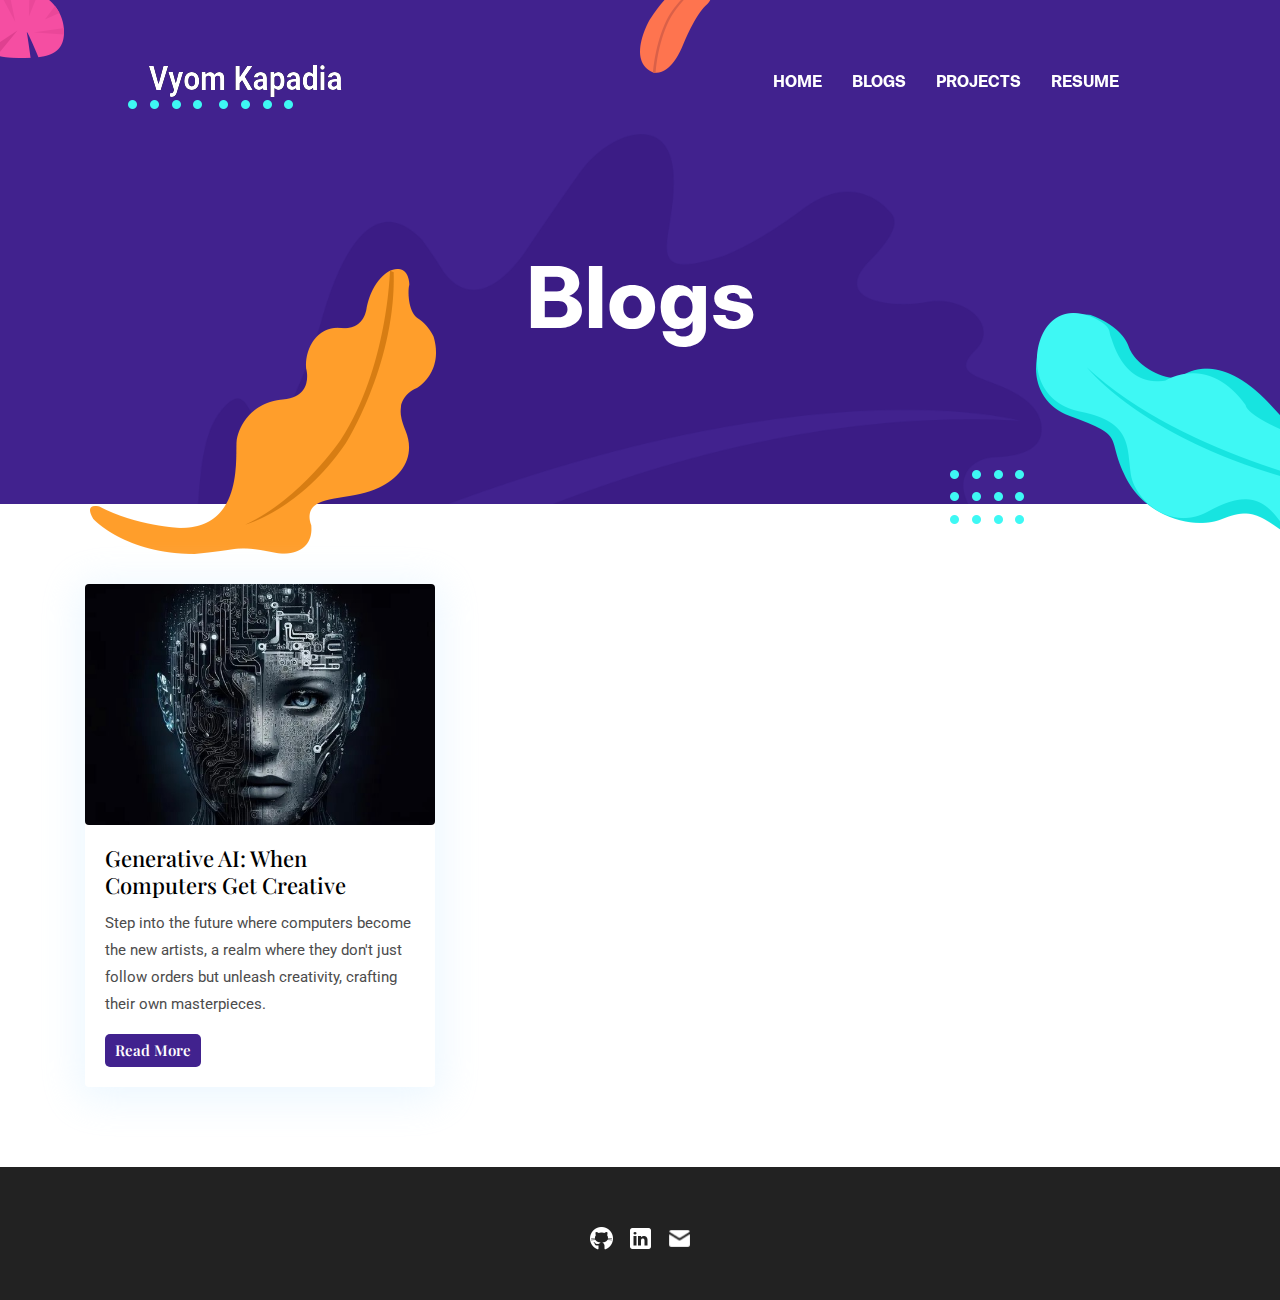
<file: blog.html>
<!DOCTYPE html>
<html lang="zxx">

<head>
  <meta charset="utf-8">
  <title>Vyom Kapadia</title>

  <!-- mobile responsive meta -->
  <meta name="viewport" content="width=device-width, initial-scale=1">
  <meta name="viewport" content="width=device-width, initial-scale=1, maximum-scale=1">
  
  <!-- ** Plugins Needed for the Project ** -->
  <!-- Bootstrap -->
  <link rel="stylesheet" href="plugins/bootstrap/bootstrap.min.css">
  <!-- slick slider -->
  <link rel="stylesheet" href="plugins/slick/slick.css">
  <!-- themefy-icon -->
  <link rel="stylesheet" href="plugins/themify-icons/themify-icons.css">

  <!-- Main Stylesheet -->
  <link href="css/style.css" rel="stylesheet">
  
  <!--Favicon-->
  <link rel="shortcut icon" href="images/favicon.ico" type="image/x-icon">
  <link rel="icon" href="images/favicon.ico" type="image/x-icon">

</head>

<body>
  

<header class="navigation fixed-top">
  <nav class="navbar navbar-expand-lg navbar-dark">
    <a class="navbar-brand font-tertiary h3" href="index.html"><img src="images/logo.png" alt="Myself"></a>
    <button class="navbar-toggler" type="button" data-toggle="collapse" data-target="#navigation"
      aria-controls="navigation" aria-expanded="false" aria-label="Toggle navigation">
      <span class="navbar-toggler-icon"></span>
    </button>

    <div class="collapse navbar-collapse text-center" id="navigation">
      <ul class="navbar-nav ml-auto">
        <li class="nav-item active">
          <a class="nav-link" href="index.html">Home</a>
        </li>
        <li class="nav-item">
          <a class="nav-link" href="blog.html">Blogs</a>
        </li>
        <li class="nav-item">
          <a class="nav-link" href="contact.html">Projects</a>
        </li>
        <li class="nav-item">
          <a class="nav-link"
            href="https://drive.google.com/file/d/1fuetVU1RSw0_lMYqgOxVVp0NbF4eFkOK/view?usp=sharing">Resume</a>
        </li>
      </ul>
    </div>
  </nav>
</header>

<!-- page title -->
<section class="page-title bg-primary position-relative">
  <div class="container">
    <div class="row">
      <div class="col-12 text-center">
        <h1 class="text-white font-tertiary">Blogs</h1>
      </div>
    </div>
  </div>
  <!-- background shapes -->
  <img src="images/illustrations/page-title.png" alt="illustrations" class="bg-shape-1 w-100">
  <img src="images/illustrations/leaf-pink-round.png" alt="illustrations" class="bg-shape-2">
  <img src="images/illustrations/dots-cyan.png" alt="illustrations" class="bg-shape-3">
  <img src="images/illustrations/leaf-orange.png" alt="illustrations" class="bg-shape-4">
  <img src="images/illustrations/leaf-yellow.png" alt="illustrations" class="bg-shape-5">
  <img src="images/illustrations/dots-group-cyan.png" alt="illustrations" class="bg-shape-6">
  <img src="images/illustrations/leaf-cyan-lg.png" alt="illustrations" class="bg-shape-7">
</section>
<!-- /page title -->

<!-- blog -->
<section class="section">
  <div class="container">
    <div class="row">
        <div class="col-lg-4 col-sm-6 mb-4 mb-lg-0">
          <article class="card shadow">
            <img class="rounded card-img-top" src="images/blog/post-1.jpg" alt="post-thumb">
            <div class="card-body">
              <h4 class="card-title"><a class="text-dark" href="blog-AI.html">Generative AI: When Computers Get Creative</a>
              </h4>
              <p class="cars-text">Step into the future where computers become the new artists, a realm where they don't just
                follow orders but unleash
                creativity, crafting their own masterpieces. </p>
              <a href="blog-AI.html" class="btn btn-xs btn-primary">Read More</a>
            </div>
          </article>
        </div> <!--
      <div class="col-lg-4 col-sm-6 mb-4">
        <article class="card shadow">
          <img class="rounded card-img-top" src="images/blog/post-2.jpg" alt="post-thumb">
          <div class="card-body">
            <h4 class="card-title"><a class="text-dark" href="blog-single.html">Amazon increase income 1.5 Million</a>
            </h4>
            <p class="cars-text">Lorem ipsum dolor sit amet, consectetur adipisicing elit, sed do eiusmod tempor
              incididunt ut labore et
              dolore magna aliqua.</p>
            <a href="blog-single.html" class="btn btn-xs btn-primary">Read More</a>
          </div>
        </article>
      </div>-->
      
    </div>
  </div>
</section>
<!-- /blog -->

<!-- clients
<section class="section bg-light">
  <div class="container">
    <div class="row">
      <div class="col-12 text-center">
        <h2 class="section-title">My Clients</h2>
      </div>
    </div>
    <div class="row">
      <div class="col-12">
        <div class="client-logo-slider d-flex align-items-center">
          <a href="#" class="text-center d-block outline-0 p-4"><img class="d-unset img-fluid"
              src="images/clients-logo/client-logo-1.png" alt="client-logo"></a>
          <a href="#" class="text-center d-block outline-0 p-4"><img class="d-unset img-fluid"
              src="images/clients-logo/client-logo-2.png" alt="client-logo"></a>
          <a href="#" class="text-center d-block outline-0 p-4"><img class="d-unset img-fluid"
              src="images/clients-logo/client-logo-3.png" alt="client-logo"></a>
          <a href="#" class="text-center d-block outline-0 p-4"><img class="d-unset img-fluid"
              src="images/clients-logo/client-logo-4.png" alt="client-logo"></a>
          <a href="#" class="text-center d-block outline-0 p-4"><img class="d-unset img-fluid"
              src="images/clients-logo/client-logo-5.png" alt="client-logo"></a>
          <a href="#" class="text-center d-block outline-0 p-4"><img class="d-unset img-fluid"
              src="images/clients-logo/client-logo-1.png" alt="client-logo"></a>
          <a href="#" class="text-center d-block outline-0 p-4"><img class="d-unset img-fluid"
              src="images/clients-logo/client-logo-2.png" alt="client-logo"></a>
          <a href="#" class="text-center d-block outline-0 p-4"><img class="d-unset img-fluid"
              src="images/clients-logo/client-logo-3.png" alt="client-logo"></a>
          <a href="#" class="text-center d-block outline-0 p-4"><img class="d-unset img-fluid"
              src="images/clients-logo/client-logo-4.png" alt="client-logo"></a>
          <a href="#" class="text-center d-block outline-0 p-4"><img class="d-unset img-fluid"
              src="images/clients-logo/client-logo-5.png" alt="client-logo"></a>
        </div>
      </div>
    </div>
  </div>
</section>
/clients -->

<!-- contact
<section class="section section-on-footer" data-background="images/backgrounds/bg-dots.png">
  <div class="container">
    <div class="row">
      <div class="col-12 text-center">
        <h2 class="section-title">Contact Info</h2>
      </div>
      <div class="col-lg-8 mx-auto">
        <div class="bg-white rounded text-center p-5 shadow-down">
          <h4 class="mb-80">Contact Form</h4>
          <form action="#" class="row">
            <div class="col-md-6">
              <input type="text" id="name" name="name" placeholder="Full Name" class="form-control px-0 mb-4">
            </div>
            <div class="col-md-6">
              <input type="email" id="email" name="email" placeholder="Email Address" class="form-control px-0 mb-4">
            </div>
            <div class="col-12">
              <textarea name="message" id="message" class="form-control px-0 mb-4"
                placeholder="Type Message Here"></textarea>
            </div>
            <div class="col-lg-6 col-10 mx-auto">
              <button class="btn btn-primary w-100">send</button>
            </div>
          </form>
        </div>
      </div>
    </div>
  </div>
</section>
/contact -->

<!-- footer -->
<footer class="bg-dark footer-section" style="padding-top: 10px">
  <div class="text-center border-dark py-5" style="margin-top: 0">
    <p class="mb-0 text-light">
      <a class="text-white" href="https://github.com/Vyom88" style="padding-right: 5px"><img
          src="./images/Social icons/github.png" height="25"></a>
      <a class="text-white" href="https://www.linkedin.com/in/vyomk/" style="padding: 5px"><img
          src="./images/Social icons/linkedin.png" height="25"></a>
      <a class="text-white" href="mailto: vyom.kapadia@gmail.com" style="padding-left: 5px"><img
          src="./images/Social icons/mail.png" height="25"></a></a>
    </p>
  </div>
</footer>
<!-- /footer -->

<!-- jQuery -->
<script src="plugins/jQuery/jquery.min.js"></script>
<!-- Bootstrap JS -->
<script src="plugins/bootstrap/bootstrap.min.js"></script>
<!-- slick slider -->
<script src="plugins/slick/slick.min.js"></script>
<!-- filter -->
<script src="plugins/shuffle/shuffle.min.js"></script>

<!-- Main Script -->
<script src="js/script.js"></script>

</body>
</html>
</file>
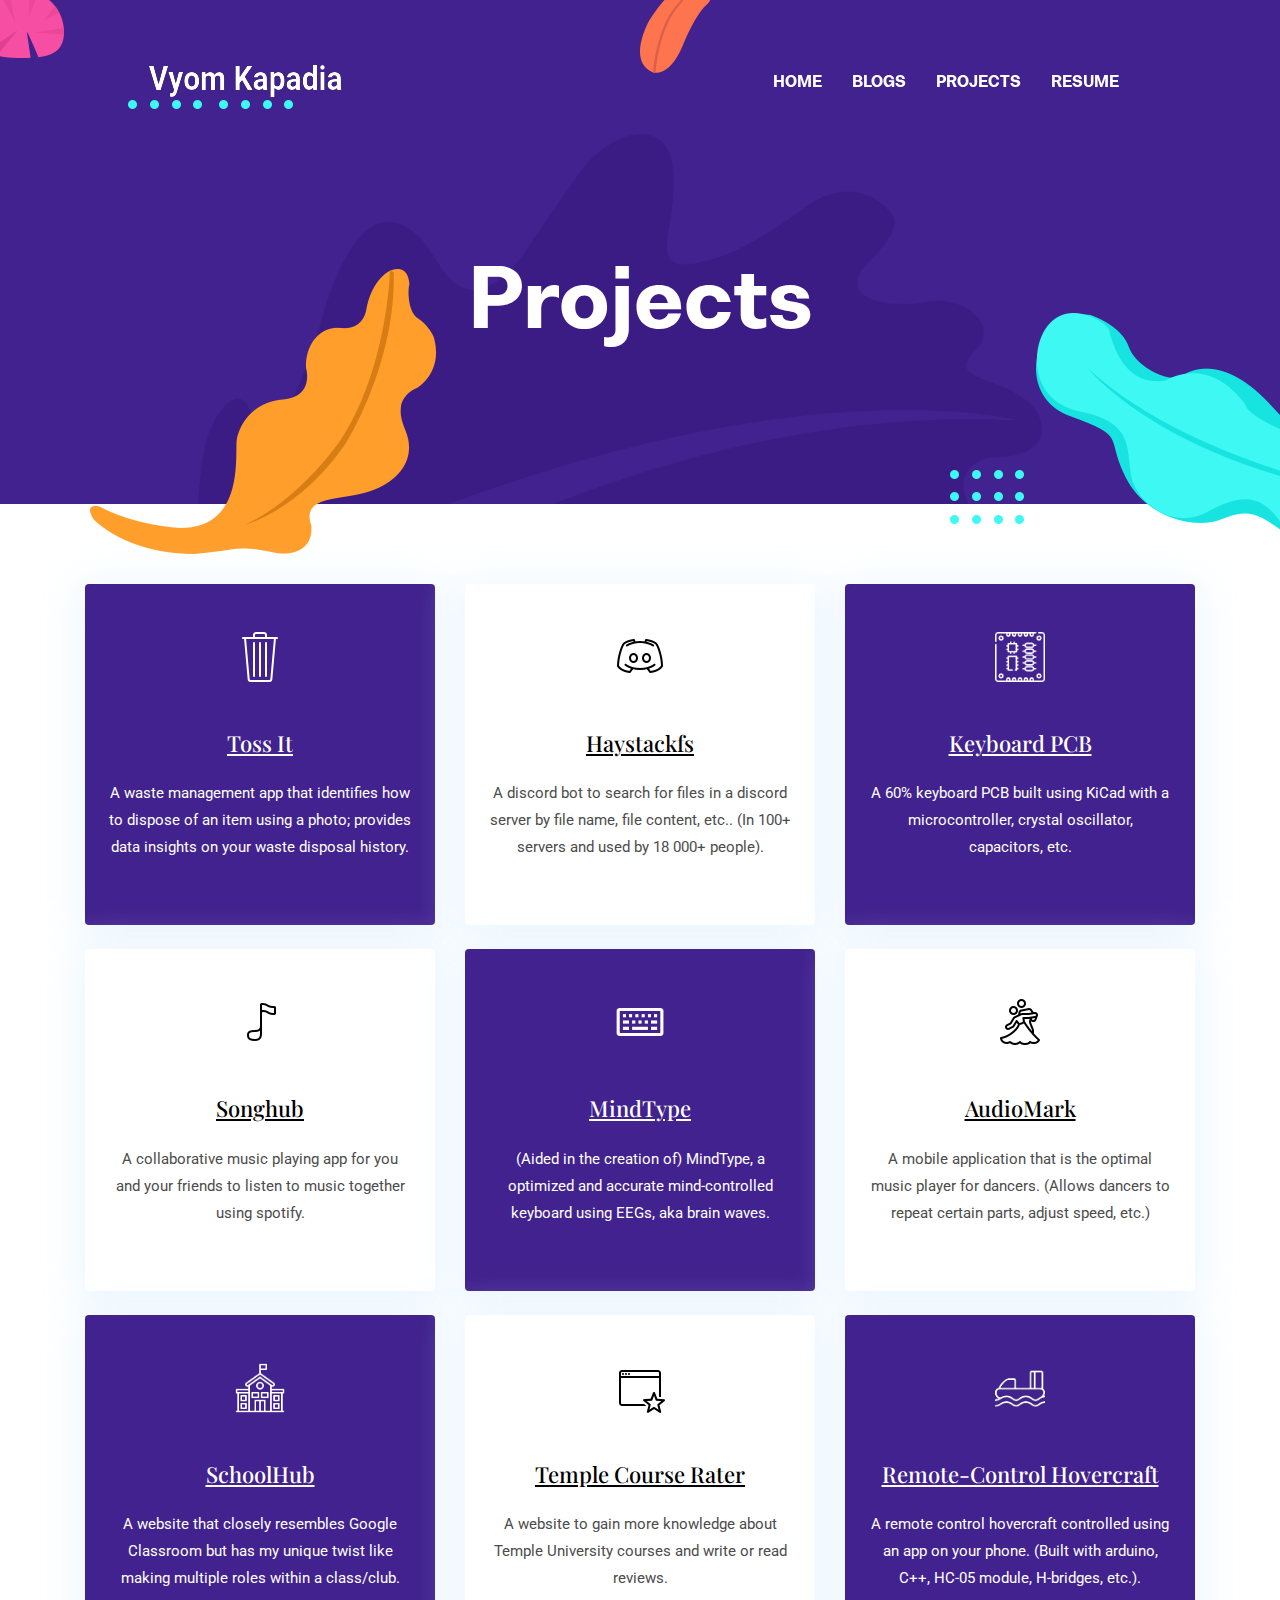
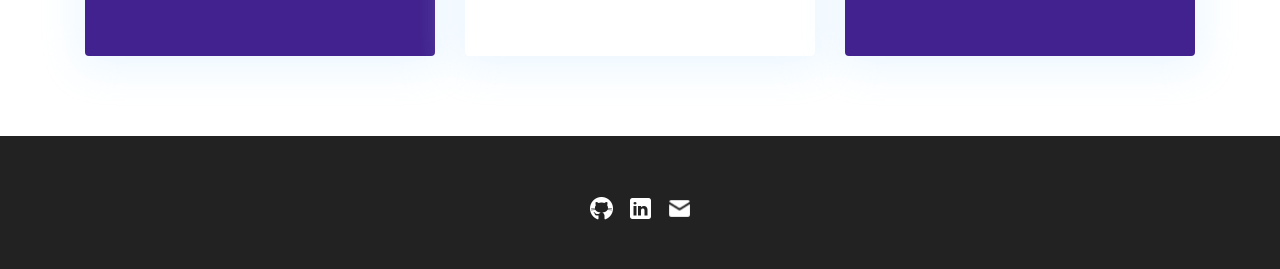
<file: contact.html>
<!DOCTYPE html>
<html lang="zxx">

<head>
  <meta charset="utf-8">
  <title>Vyom Kapadia</title>

  <!-- mobile responsive meta -->
  <meta name="viewport" content="width=device-width, initial-scale=1">
  <meta name="viewport" content="width=device-width, initial-scale=1, maximum-scale=1">
  
  <!-- ** Plugins Needed for the Project ** -->
  <!-- Bootstrap -->
  <link rel="stylesheet" href="plugins/bootstrap/bootstrap.min.css">
  <!-- slick slider -->
  <link rel="stylesheet" href="plugins/slick/slick.css">
  <!-- themefy-icon -->
  <link rel="stylesheet" href="plugins/themify-icons/themify-icons.css">

  <!-- Main Stylesheet -->
  <link href="css/style.css" rel="stylesheet">
  
  <!--Favicon-->
  <link rel="shortcut icon" href="images/favicon.ico" type="image/x-icon">
  <link rel="icon" href="images/favicon.ico" type="image/x-icon">

</head>

<body>
  

<header class="navigation fixed-top">
  <nav class="navbar navbar-expand-lg navbar-dark">
    <a class="navbar-brand font-tertiary h3" href="index.html"><img src="images/logo.png" alt="Myself"></a>
    <button class="navbar-toggler" type="button" data-toggle="collapse" data-target="#navigation"
      aria-controls="navigation" aria-expanded="false" aria-label="Toggle navigation">
      <span class="navbar-toggler-icon"></span>
    </button>

    <div class="collapse navbar-collapse text-center" id="navigation">
      <ul class="navbar-nav ml-auto">
        <li class="nav-item active">
          <a class="nav-link" href="index.html">Home</a>
        </li>
        <li class="nav-item">
          <a class="nav-link" href="blog.html">Blogs</a>
        </li>
        <li class="nav-item">
          <a class="nav-link" href="contact.html">Projects</a>
        </li>
        <li class="nav-item">
          <a class="nav-link"
            href="https://drive.google.com/file/d/1fuetVU1RSw0_lMYqgOxVVp0NbF4eFkOK/view?usp=sharing">Resume</a>
        </li>
      </ul>
    </div>
  </nav>
</header>

<!-- page title -->
<section class="page-title bg-primary position-relative">
  <div class="container">
    <div class="row">
      <div class="col-12 text-center">
        <h1 class="text-white font-tertiary">Projects</h1>
      </div>
    </div>
  </div>
  <!-- background shapes -->
  <img src="images/illustrations/page-title.png" alt="illustrations" class="bg-shape-1 w-100">
  <img src="images/illustrations/leaf-pink-round.png" alt="illustrations" class="bg-shape-2">
  <img src="images/illustrations/dots-cyan.png" alt="illustrations" class="bg-shape-3">
  <img src="images/illustrations/leaf-orange.png" alt="illustrations" class="bg-shape-4">
  <img src="images/illustrations/leaf-yellow.png" alt="illustrations" class="bg-shape-5">
  <img src="images/illustrations/dots-group-cyan.png" alt="illustrations" class="bg-shape-6">
  <img src="images/illustrations/leaf-cyan-lg.png" alt="illustrations" class="bg-shape-7">
</section>
<!-- /page title -->

<!-- contact --> <!--
<section class="section section-on-footer" data-background="images/backgrounds/bg-dots.png">
  <div class="container">
    <div class="row">
      <div class="col-12 text-center">
        <h2 class="section-title">Contact Info</h2>
      </div>
      <div class="col-lg-8 mx-auto">
        <div class="bg-white rounded text-center p-5 shadow-down">
          <h4 class="mb-80">Contact Form</h4>
          <form action="#" class="row">
            <div class="col-md-6">
              <input type="text" id="name" name="name" placeholder="Full Name" class="form-control px-0 mb-4">
            </div>
            <div class="col-md-6">
              <input type="email" id="email" name="email" placeholder="Email Address" class="form-control px-0 mb-4">
            </div>
            <div class="col-12">
              <textarea name="message" id="message" class="form-control px-0 mb-4"
                placeholder="Type Message Here"></textarea>
            </div>
            <div class="col-lg-6 col-10 mx-auto">
              <button class="btn btn-primary w-100">send</button>
            </div>
          </form>
        </div>
      </div>
    </div>
  </div>
</section> -->
<!-- /contact -->

<section class="section">
  <div class="container">
    <div class="row">
      <div class="col-md-4 mb-4 mb-md-0">
        <a href="https://github.com/Vyom88/Toss-it" target="_blank">
          <div class="card active-bg-primary hover-shadow shadow">
            <div class="card-body text-center px-4 py-5">
              <img src="./images/Project icons/trash.png" class="mb-5 d-inline-block" width="50" height="50">
              <h4 class="mb-4"><u>Toss It</u></h4>
              <p>A waste management app that identifies how to dispose of an item using a photo; provides data insights
                on your waste disposal history.</p>
            </div>
          </div>
        </a>
      </div>
      <div class="col-md-4 mb-4 mb-md-0">
        <a href="https://github.com/Vyom88/haystackfs/tree/main" target="_blank">
          <div class="card hover-shadow shadow">
            <div class="card-body text-center px-4 py-5">
              <img src="./images/Project icons/discord.png" class="mb-5 d-inline-block" width="50" height="50">
              <h4 class="mb-4"><u>Haystackfs</u></h4>
              <p>A discord bot to search for files in a discord server by file name, file content, etc.. (In 100+
                servers and used by 18 000+ people).</p>
            </div>
          </div>
        </a>
      </div>
      <div class="col-md-4 mb-4 mb-md-0">
        <a href="https://github.com/Vyom88/Mechanical-Keyboard-PCBs" target="_blank">
          <div class="card active-bg-primary hover-shadow shadow">
            <div class="card-body text-center px-4 py-5">
              <img src="./images/Project icons/pcb.png" class="mb-5 d-inline-block" width="50" height="50">
              <h4 class="mb-4"><u>Keyboard PCB</u></h4>
              <p>A 60% keyboard PCB built using KiCad with a microcontroller, crystal oscillator, capacitors, etc.</p>
            </div>
          </div>
        </a>
      </div>
      
      
      
      <div class="col-md-4 mb-4 mb-md-0">
        <a href="https://github.com/Vyom88/Songhub" target="_blank">
          <div class="card hover-shadow shadow mt-4">
            <div class="card-body text-center px-4 py-5">
              <img src="./images/Project icons/music.png" class="mb-5 d-inline-block" width="50" height="50">
              <h4 class="mb-4"><u>Songhub</u></h4>
              <p>A collaborative music playing app for you and your friends to listen to music together using spotify.</p>
            </div>
          </div>
        </a>
      </div>
      <div class="col-md-4 mb-4 mb-md-0">
        <a href="https://github.com/Vyom88/MindType" target="_blank">
          <div class="card active-bg-primary hover-shadow shadow mt-4">
            <div class="card-body text-center px-4 py-5">
              <img src="./images/Project icons/keyboard.png" class="mb-5 d-inline-block" height="50">
              <h4 class="mb-4"><u>MindType</u></h4>
              <p>(Aided in the creation of) MindType, a optimized and accurate mind-controlled keyboard using EEGs, aka brain
                waves.</p>
            </div>
          </div>
        </a>
      </div>
      <div class="col-md-4 mb-4 mb-md-0">
        <a href="https://github.com/Vyom88/audiomark" target="_blank">
          <div class="card hover-shadow shadow mt-4">
            <div class="card-body text-center px-4 py-5">
              <img src="./images/Project icons/dance.png" class="mb-5 d-inline-block" width="50" height="50">
              <h4 class="mb-4"><u>AudioMark</u></h4>
              <p>A mobile application that is the optimal music player for dancers. (Allows dancers to repeat certain
                parts, adjust speed, etc.)</p>
            </div>
          </div>
        </a>
      </div>

      
      <div class="col-md-4 mb-4 mb-md-0">
        <a href="https://github.com/Vyom88/SchoolHub-V2" target="_blank">
          <div class="card active-bg-primary hover-shadow shadow mt-4">
            <div class="card-body text-center px-4 py-5">
              <img src="./images/Project icons/school.png" class="mb-5 d-inline-block" width="50" height="50">
              <h4 class="mb-4"><u>SchoolHub</u></h4>
              <p>A website that closely resembles Google Classroom but has my unique twist like making multiple roles within a
                class/club.
              </p>
            </div>
          </div>
        </a>
      </div>
      <div class="col-md-4 mb-4 mb-md-0">
        <a href="https://github.com/Vyom88/TempleCourseRater" target="_blank">
          <div class="card hover-shadow shadow mt-4">
            <div class="card-body text-center px-4 py-5">
              <img src="./images/Project icons/rate.png" class="mb-5 d-inline-block" width="50" height="50">
              <h4 class="mb-4"><u>Temple Course Rater</u></h4>
              <p>A website to gain more knowledge about Temple University courses and write or read reviews.</p>
            </div>
          </div>
        </a>
      </div>
      <div class="col-md-4 mb-4 mb-md-0">
        <a href="https://github.com/Vyom88/Remote-Control-Hovercraft" target="_blank">
          <div class="card active-bg-primary hover-shadow shadow mt-4">
            <div class="card-body text-center px-4 py-5">
              <img src="./images/Project icons/hovercraft.png" class="mb-5 d-inline-block" height="50">
              <h4 class="mb-4"><u>Remote-Control Hovercraft</u></h4>
              <p>A remote control hovercraft controlled using an app on your phone. (Built with arduino, C++, HC-05 module,
                H-bridges, etc.).</p>
            </div>
          </div>
        </a>
      </div>

    </div>
  </div>
</section>


<!-- footer -->
<footer class="bg-dark footer-section" style="padding-top: 10px">
  <div class="text-center border-dark py-5" style="margin-top: 0">
    <p class="mb-0 text-light">
      <a class="text-white" href="https://github.com/Vyom88" style="padding-right: 5px"><img
          src="./images/Social icons/github.png" height="25"></a>
      <a class="text-white" href="https://www.linkedin.com/in/vyomk/" style="padding: 5px"><img
          src="./images/Social icons/linkedin.png" height="25"></a>
      <a class="text-white" href="mailto: vyom.kapadia@gmail.com" style="padding-left: 5px"><img
          src="./images/Social icons/mail.png" height="25"></a></a>
    </p>
  </div>
</footer>
<!-- /footer -->

<!-- jQuery -->
<script src="plugins/jQuery/jquery.min.js"></script>
<!-- Bootstrap JS -->
<script src="plugins/bootstrap/bootstrap.min.js"></script>
<!-- slick slider -->
<script src="plugins/slick/slick.min.js"></script>
<!-- filter -->
<script src="plugins/shuffle/shuffle.min.js"></script>

<!-- Main Script -->
<script src="js/script.js"></script>

</body>
</html>
</file>
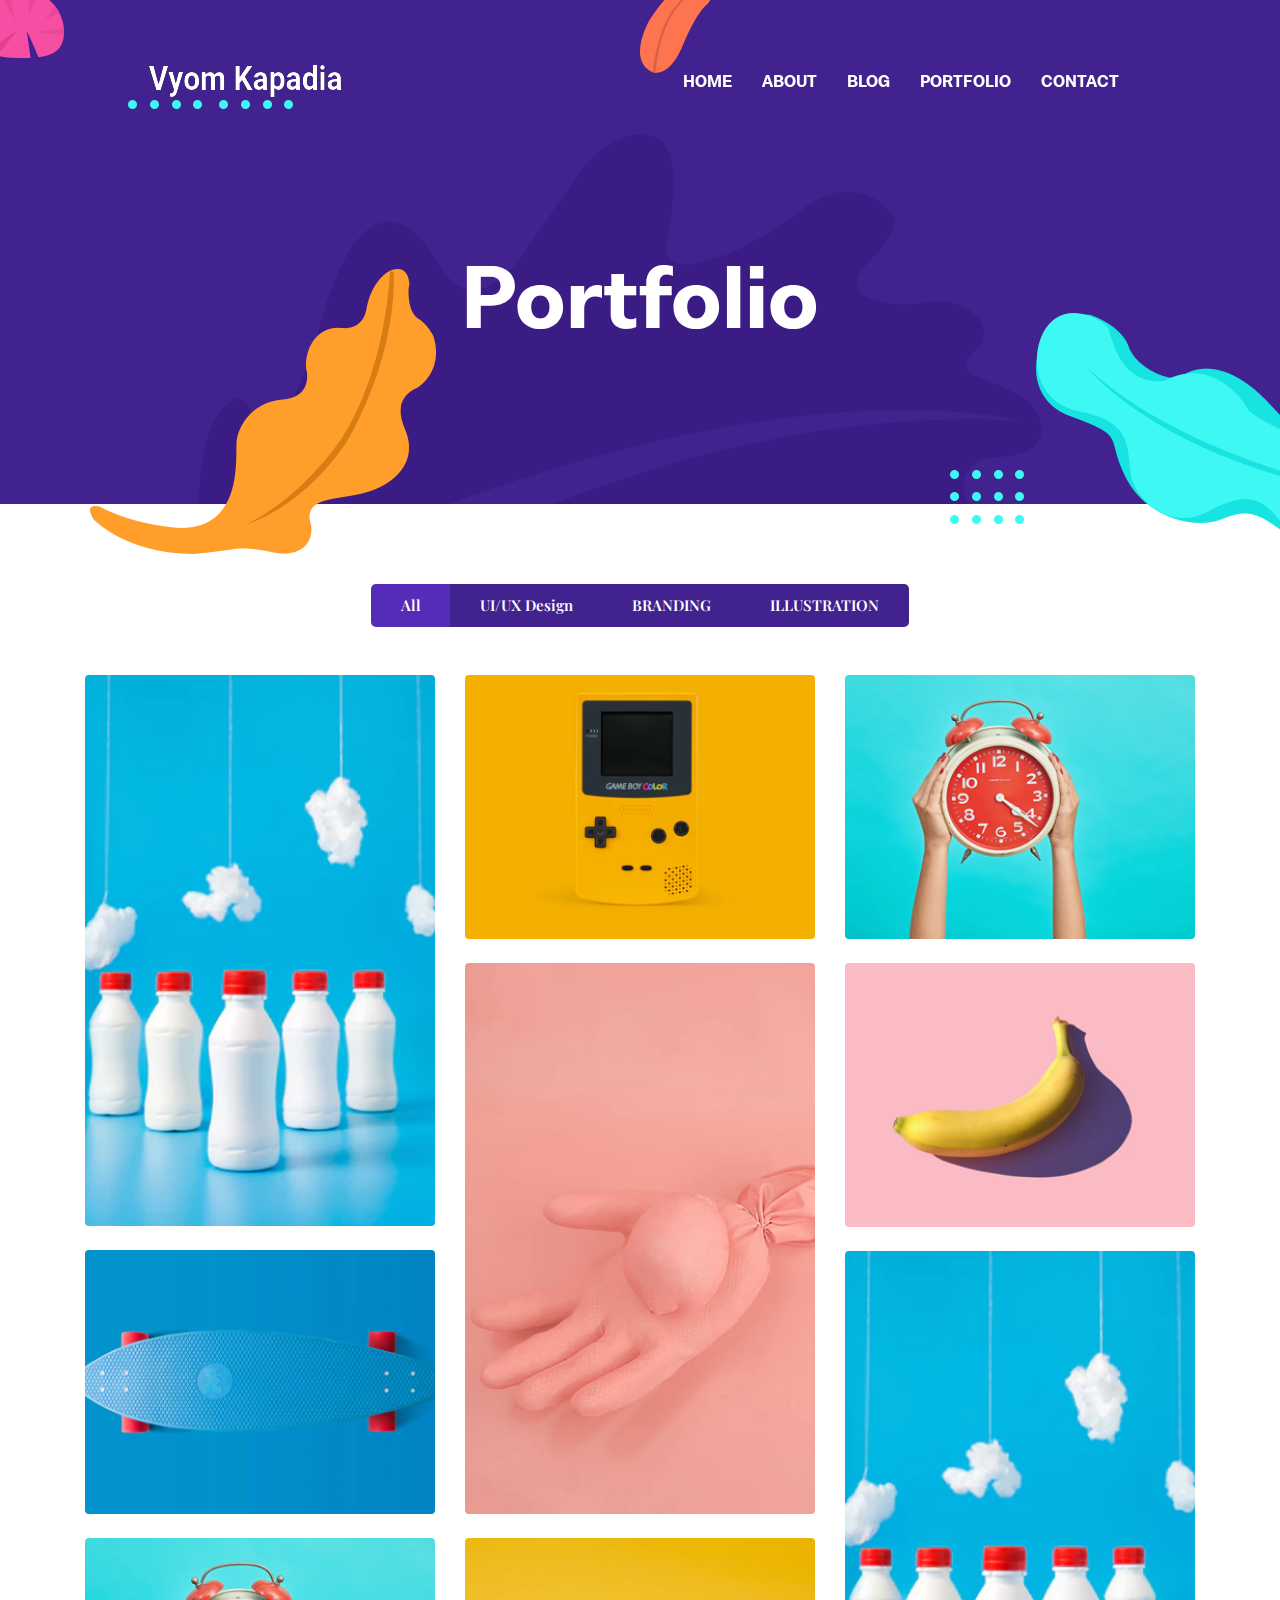
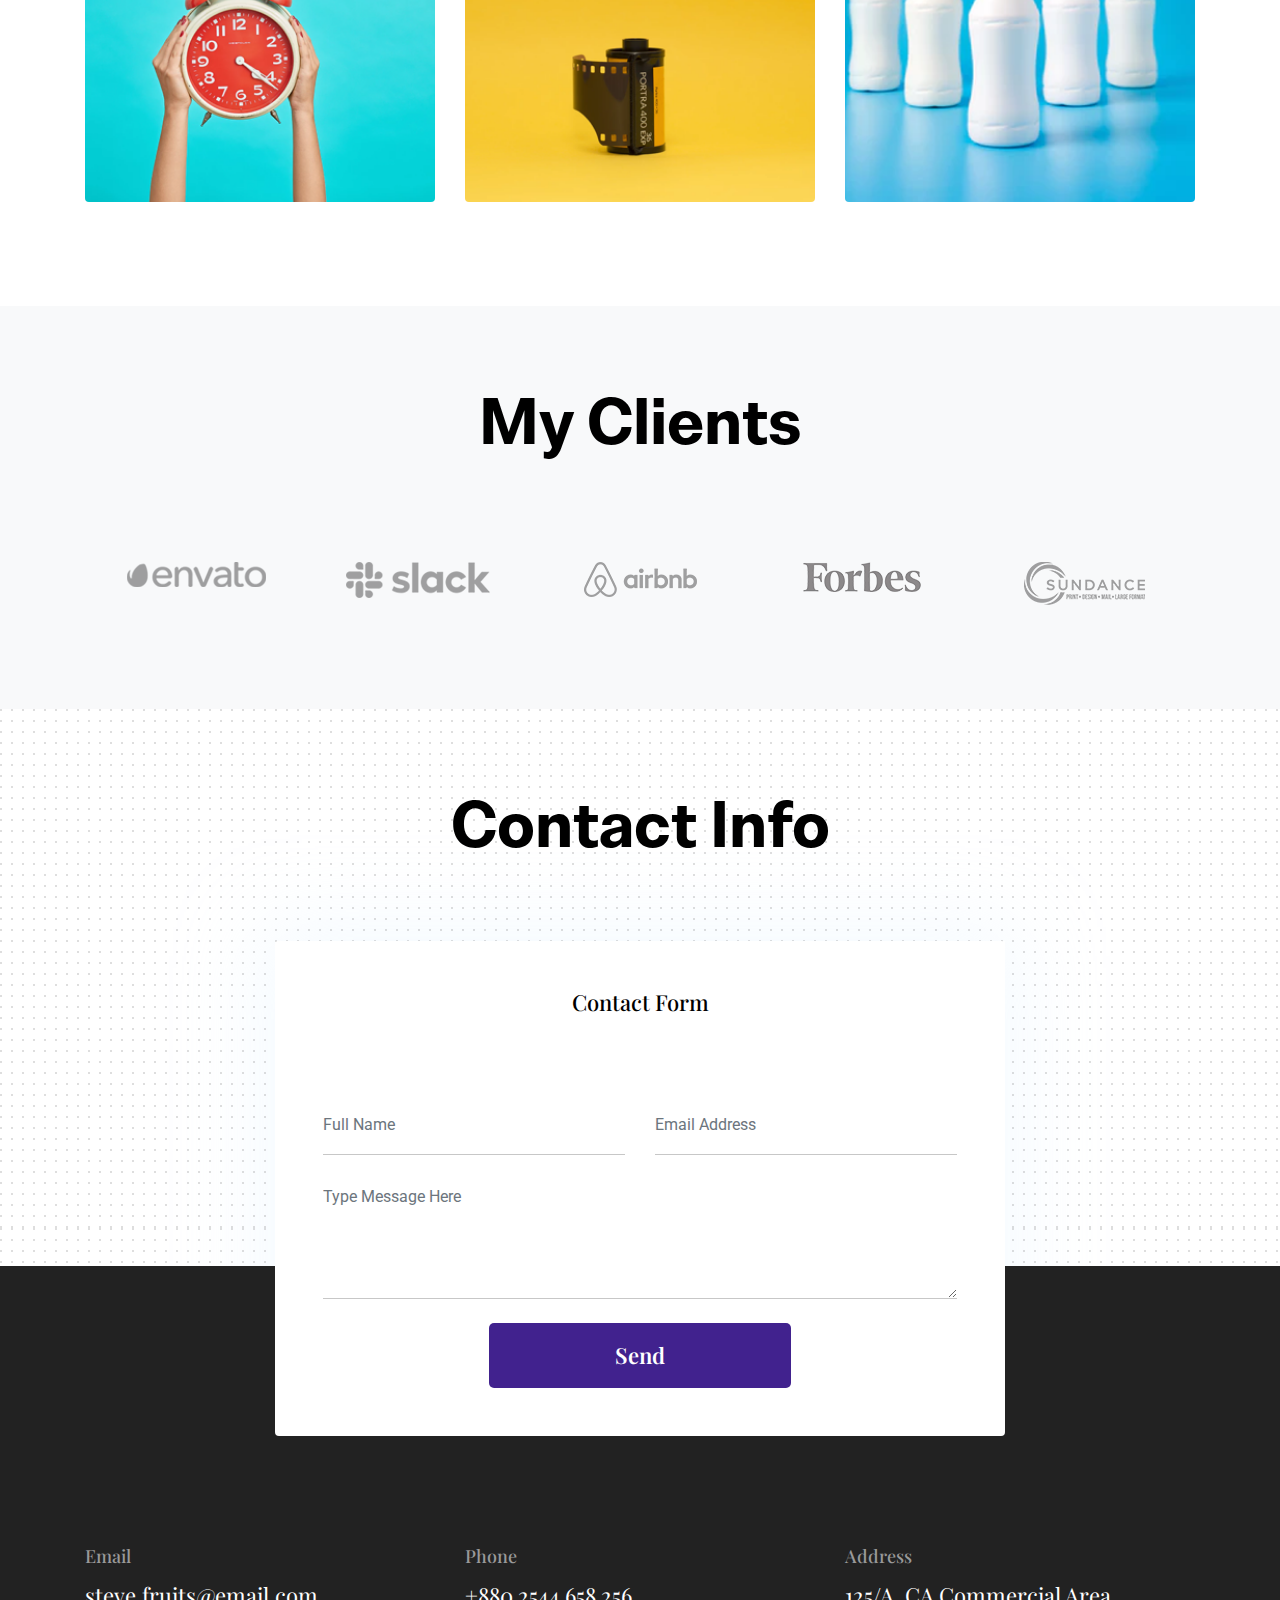
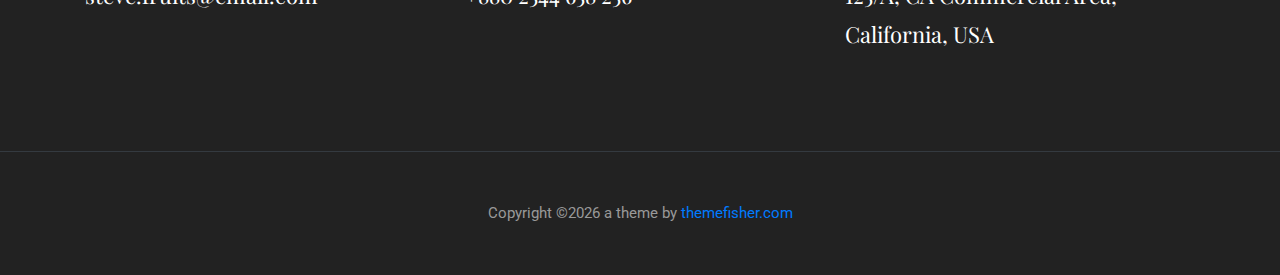
<file: portfolio.html>
<!DOCTYPE html>
<html lang="zxx">

<head>
  <meta charset="utf-8">
  <title>Portfolio Template</title>

  <!-- mobile responsive meta -->
  <meta name="viewport" content="width=device-width, initial-scale=1">
  <meta name="viewport" content="width=device-width, initial-scale=1, maximum-scale=1">
  
  <!-- ** Plugins Needed for the Project ** -->
  <!-- Bootstrap -->
  <link rel="stylesheet" href="plugins/bootstrap/bootstrap.min.css">
  <!-- slick slider -->
  <link rel="stylesheet" href="plugins/slick/slick.css">
  <!-- themefy-icon -->
  <link rel="stylesheet" href="plugins/themify-icons/themify-icons.css">

  <!-- Main Stylesheet -->
  <link href="css/style.css" rel="stylesheet">
  
  <!--Favicon-->
  <link rel="shortcut icon" href="images/favicon.ico" type="image/x-icon">
  <link rel="icon" href="images/favicon.ico" type="image/x-icon">

</head>

<body>
  

<header class="navigation fixed-top">
  <nav class="navbar navbar-expand-lg navbar-dark">
    <a class="navbar-brand font-tertiary h3" href="index.html"><img src="images/logo.png" alt="Myself"></a>
    <button class="navbar-toggler" type="button" data-toggle="collapse" data-target="#navigation"
      aria-controls="navigation" aria-expanded="false" aria-label="Toggle navigation">
      <span class="navbar-toggler-icon"></span>
    </button>

    <div class="collapse navbar-collapse text-center" id="navigation">
      <ul class="navbar-nav ml-auto">
        <li class="nav-item active">
          <a class="nav-link" href="index.html">Home</a>
        </li>
        <li class="nav-item">
          <a class="nav-link" href="about.html">about</a>
        </li>
        <li class="nav-item">
          <a class="nav-link" href="blog.html">Blog</a>
        </li>
        <li class="nav-item">
          <a class="nav-link" href="portfolio.html">Portfolio</a>
        </li>
        <li class="nav-item">
          <a class="nav-link" href="contact.html">Contact</a>
        </li>
      </ul>
    </div>
  </nav>
</header>

<!-- page title -->
<section class="page-title bg-primary position-relative">
  <div class="container">
    <div class="row">
      <div class="col-12 text-center">
        <h1 class="text-white font-tertiary">Portfolio</h1>
      </div>
    </div>
  </div>
  <!-- background shapes -->
  <img src="images/illustrations/page-title.png" alt="illustrations" class="bg-shape-1 w-100">
  <img src="images/illustrations/leaf-pink-round.png" alt="illustrations" class="bg-shape-2">
  <img src="images/illustrations/dots-cyan.png" alt="illustrations" class="bg-shape-3">
  <img src="images/illustrations/leaf-orange.png" alt="illustrations" class="bg-shape-4">
  <img src="images/illustrations/leaf-yellow.png" alt="illustrations" class="bg-shape-5">
  <img src="images/illustrations/dots-group-cyan.png" alt="illustrations" class="bg-shape-6">
  <img src="images/illustrations/leaf-cyan-lg.png" alt="illustrations" class="bg-shape-7">
</section>
<!-- /page title -->

<!-- portfolio -->
<section class="section">
  <div class="container">
    <div class="row mb-5">
      <div class="col-12">
        <div class="btn-group btn-group-toggle justify-content-center d-flex" data-toggle="buttons">
          <label class="btn btn-sm btn-primary active">
            <input type="radio" name="shuffle-filter" value="all" checked="checked" />All
          </label>
          <label class="btn btn-sm btn-primary">
            <input type="radio" name="shuffle-filter" value="design" />UI/UX Design
          </label>
          <label class="btn btn-sm btn-primary">
            <input type="radio" name="shuffle-filter" value="branding" />BRANDING
          </label>
          <label class="btn btn-sm btn-primary">
            <input type="radio" name="shuffle-filter" value="illustration" />ILLUSTRATION
          </label>
        </div>
      </div>
    </div>
    <div class="row shuffle-wrapper">
      <div class="col-lg-4 col-6 mb-4 shuffle-item" data-groups="[&quot;design&quot;,&quot;illustration&quot;]">
        <div class="position-relative rounded hover-wrapper">
          <img src="images/portfolio/item-1.png" alt="portfolio-image" class="img-fluid rounded w-100 d-block">
          <div class="hover-overlay">
            <div class="hover-content">
              <a class="btn btn-light btn-sm" href="project-single.html">view project</a>
            </div>
          </div>
        </div>
      </div>
      <div class="col-lg-4 col-6 mb-4 shuffle-item" data-groups="[&quot;branding&quot;]">
        <div class="position-relative rounded hover-wrapper">
          <img src="images/portfolio/item-2.png" alt="portfolio-image" class="img-fluid rounded w-100 d-block">
          <div class="hover-overlay">
            <div class="hover-content">
              <a class="btn btn-light btn-sm" href="project-single.html">view project</a>
            </div>
          </div>
        </div>
      </div>
      <div class="col-lg-4 col-6 mb-4 shuffle-item" data-groups="[&quot;illustration&quot;]">
        <div class="position-relative rounded hover-wrapper">
          <img src="images/portfolio/item-3.png" alt="portfolio-image" class="img-fluid rounded w-100 d-block">
          <div class="hover-overlay">
            <div class="hover-content">
              <a class="btn btn-light btn-sm" href="project-single.html">view project</a>
            </div>
          </div>
        </div>
      </div>
      <div class="col-lg-4 col-6 mb-4 shuffle-item" data-groups="[&quot;design&quot;,&quot;branding&quot;]">
        <div class="position-relative rounded hover-wrapper">
          <img src="images/portfolio/item-6.png" alt="portfolio-image" class="img-fluid rounded w-100 d-block">
          <div class="hover-overlay">
            <div class="hover-content">
              <a class="btn btn-light btn-sm" href="project-single.html">view project</a>
            </div>
          </div>
        </div>
      </div>
      <div class="col-lg-4 col-6 mb-4 shuffle-item" data-groups="[&quot;illustration&quot;]">
        <div class="position-relative rounded hover-wrapper">
          <img src="images/portfolio/item-8.png" alt="portfolio-image" class="img-fluid rounded w-100 d-block">
          <div class="hover-overlay">
            <div class="hover-content">
              <a class="btn btn-light btn-sm" href="project-single.html">view project</a>
            </div>
          </div>
        </div>
      </div>
      <div class="col-lg-4 col-6 mb-4 shuffle-item" data-groups="[&quot;design&quot;]">
        <div class="position-relative rounded hover-wrapper">
          <img src="images/portfolio/item-5.png" alt="portfolio-image" class="img-fluid rounded w-100 d-block">
          <div class="hover-overlay">
            <div class="hover-content">
              <a class="btn btn-light btn-sm" href="project-single.html">view project</a>
            </div>
          </div>
        </div>
      </div>
      <div class="col-lg-4 col-6 mb-4 shuffle-item" data-groups="[&quot;branding&quot;]">
        <div class="position-relative rounded hover-wrapper">
          <img src="images/portfolio/item-1.png" alt="portfolio-image" class="img-fluid rounded w-100 d-block">
          <div class="hover-overlay">
            <div class="hover-content">
              <a class="btn btn-light btn-sm" href="project-single.html">view project</a>
            </div>
          </div>
        </div>
      </div>
      <div class="col-lg-4 col-6 mb-4 shuffle-item" data-groups="[&quot;design&quot;,&quot;illustration&quot;,&quot;branding&quot;]">
        <div class="position-relative rounded hover-wrapper">
          <img src="images/portfolio/item-3.png" alt="portfolio-image" class="img-fluid rounded w-100 d-block">
          <div class="hover-overlay">
            <div class="hover-content">
              <a class="btn btn-light btn-sm" href="project-single.html">view project</a>
            </div>
          </div>
        </div>
      </div>
      <div class="col-lg-4 col-6 mb-4 shuffle-item illustration" data-groups="[&quot;illustration&quot;]">
        <div class="position-relative rounded hover-wrapper">
          <img src="images/portfolio/item-7.png" alt="portfolio-image" class="img-fluid rounded w-100 d-block">
          <div class="hover-overlay">
            <div class="hover-content">
              <a class="btn btn-light btn-sm" href="project-single.html">view project</a>
            </div>
          </div>
        </div>
      </div>
    </div>
  </div>
</section>
<!-- /portfolio -->

<!-- clients -->
<section class="section bg-light">
  <div class="container">
    <div class="row">
      <div class="col-12 text-center">
        <h2 class="section-title">My Clients</h2>
      </div>
    </div>
    <div class="row">
      <div class="col-12">
        <div class="client-logo-slider d-flex align-items-center">
          <a href="#" class="text-center d-block outline-0 p-4"><img class="d-unset img-fluid"
              src="images/clients-logo/client-logo-1.png" alt="client-logo"></a>
          <a href="#" class="text-center d-block outline-0 p-4"><img class="d-unset img-fluid"
              src="images/clients-logo/client-logo-2.png" alt="client-logo"></a>
          <a href="#" class="text-center d-block outline-0 p-4"><img class="d-unset img-fluid"
              src="images/clients-logo/client-logo-3.png" alt="client-logo"></a>
          <a href="#" class="text-center d-block outline-0 p-4"><img class="d-unset img-fluid"
              src="images/clients-logo/client-logo-4.png" alt="client-logo"></a>
          <a href="#" class="text-center d-block outline-0 p-4"><img class="d-unset img-fluid"
              src="images/clients-logo/client-logo-5.png" alt="client-logo"></a>
          <a href="#" class="text-center d-block outline-0 p-4"><img class="d-unset img-fluid"
              src="images/clients-logo/client-logo-1.png" alt="client-logo"></a>
          <a href="#" class="text-center d-block outline-0 p-4"><img class="d-unset img-fluid"
              src="images/clients-logo/client-logo-2.png" alt="client-logo"></a>
          <a href="#" class="text-center d-block outline-0 p-4"><img class="d-unset img-fluid"
              src="images/clients-logo/client-logo-3.png" alt="client-logo"></a>
          <a href="#" class="text-center d-block outline-0 p-4"><img class="d-unset img-fluid"
              src="images/clients-logo/client-logo-4.png" alt="client-logo"></a>
          <a href="#" class="text-center d-block outline-0 p-4"><img class="d-unset img-fluid"
              src="images/clients-logo/client-logo-5.png" alt="client-logo"></a>
        </div>
      </div>
    </div>
  </div>
</section>
<!-- /clients -->

<!-- contact -->
<section class="section section-on-footer" data-background="images/backgrounds/bg-dots.png">
  <div class="container">
    <div class="row">
      <div class="col-12 text-center">
        <h2 class="section-title">Contact Info</h2>
      </div>
      <div class="col-lg-8 mx-auto">
        <div class="bg-white rounded text-center p-5 shadow-down">
          <h4 class="mb-80">Contact Form</h4>
          <form action="#" class="row">
            <div class="col-md-6">
              <input type="text" id="name" name="name" placeholder="Full Name" class="form-control px-0 mb-4">
            </div>
            <div class="col-md-6">
              <input type="email" id="email" name="email" placeholder="Email Address" class="form-control px-0 mb-4">
            </div>
            <div class="col-12">
              <textarea name="message" id="message" class="form-control px-0 mb-4"
                placeholder="Type Message Here"></textarea>
            </div>
            <div class="col-lg-6 col-10 mx-auto">
              <button class="btn btn-primary w-100">send</button>
            </div>
          </form>
        </div>
      </div>
    </div>
  </div>
</section>
<!-- /contact -->

<!-- footer -->
<footer class="bg-dark footer-section">
  <div class="section">
    <div class="container">
      <div class="row">
        <div class="col-md-4">
          <h5 class="text-light">Email</h5>
          <p class="text-white paragraph-lg font-secondary">steve.fruits@email.com</p>
        </div>
        <div class="col-md-4">
          <h5 class="text-light">Phone</h5>
          <p class="text-white paragraph-lg font-secondary">+880 2544 658 256</p>
        </div>
        <div class="col-md-4">
          <h5 class="text-light">Address</h5>
          <p class="text-white paragraph-lg font-secondary">125/A, CA Commercial Area, California, USA</p>
        </div>
      </div>
    </div>
  </div>
  <div class="border-top text-center border-dark py-5">
    <p class="mb-0 text-light">Copyright ©<script>
        var CurrentYear = new Date().getFullYear()
        document.write(CurrentYear)
      </script> a theme by <a href="themefisher.com">themefisher.com</a></p>
  </div>
</footer>
<!-- /footer -->

<!-- jQuery -->
<script src="plugins/jQuery/jquery.min.js"></script>
<!-- Bootstrap JS -->
<script src="plugins/bootstrap/bootstrap.min.js"></script>
<!-- slick slider -->
<script src="plugins/slick/slick.min.js"></script>
<!-- filter -->
<script src="plugins/shuffle/shuffle.min.js"></script>

<!-- Main Script -->
<script src="js/script.js"></script>

</body>
</html>
</file>
<file: plugins/themify-icons/themify-icons.css>
@font-face{font-family:themify;src:url(fonts/themify.eot?-fvbane);src:url(fonts/themify.eot?#iefix-fvbane) format('embedded-opentype'),url(fonts/themify.woff?-fvbane) format('woff'),url(fonts/themify.ttf?-fvbane) format('truetype'),url(fonts/themify.svg?-fvbane#themify) format('svg');font-weight:400;font-style:normal}[class*=" ti-"],[class^=ti-]{font-family:themify;speak:none;font-style:normal;font-weight:400;font-variant:normal;text-transform:none;line-height:1;-webkit-font-smoothing:antialiased;-moz-osx-font-smoothing:grayscale}.ti-wand:before{content:"\e600"}.ti-volume:before{content:"\e601"}.ti-user:before{content:"\e602"}.ti-unlock:before{content:"\e603"}.ti-unlink:before{content:"\e604"}.ti-trash:before{content:"\e605"}.ti-thought:before{content:"\e606"}.ti-target:before{content:"\e607"}.ti-tag:before{content:"\e608"}.ti-tablet:before{content:"\e609"}.ti-star:before{content:"\e60a"}.ti-spray:before{content:"\e60b"}.ti-signal:before{content:"\e60c"}.ti-shopping-cart:before{content:"\e60d"}.ti-shopping-cart-full:before{content:"\e60e"}.ti-settings:before{content:"\e60f"}.ti-search:before{content:"\e610"}.ti-zoom-in:before{content:"\e611"}.ti-zoom-out:before{content:"\e612"}.ti-cut:before{content:"\e613"}.ti-ruler:before{content:"\e614"}.ti-ruler-pencil:before{content:"\e615"}.ti-ruler-alt:before{content:"\e616"}.ti-bookmark:before{content:"\e617"}.ti-bookmark-alt:before{content:"\e618"}.ti-reload:before{content:"\e619"}.ti-plus:before{content:"\e61a"}.ti-pin:before{content:"\e61b"}.ti-pencil:before{content:"\e61c"}.ti-pencil-alt:before{content:"\e61d"}.ti-paint-roller:before{content:"\e61e"}.ti-paint-bucket:before{content:"\e61f"}.ti-na:before{content:"\e620"}.ti-mobile:before{content:"\e621"}.ti-minus:before{content:"\e622"}.ti-medall:before{content:"\e623"}.ti-medall-alt:before{content:"\e624"}.ti-marker:before{content:"\e625"}.ti-marker-alt:before{content:"\e626"}.ti-arrow-up:before{content:"\e627"}.ti-arrow-right:before{content:"\e628"}.ti-arrow-left:before{content:"\e629"}.ti-arrow-down:before{content:"\e62a"}.ti-lock:before{content:"\e62b"}.ti-location-arrow:before{content:"\e62c"}.ti-link:before{content:"\e62d"}.ti-layout:before{content:"\e62e"}.ti-layers:before{content:"\e62f"}.ti-layers-alt:before{content:"\e630"}.ti-key:before{content:"\e631"}.ti-import:before{content:"\e632"}.ti-image:before{content:"\e633"}.ti-heart:before{content:"\e634"}.ti-heart-broken:before{content:"\e635"}.ti-hand-stop:before{content:"\e636"}.ti-hand-open:before{content:"\e637"}.ti-hand-drag:before{content:"\e638"}.ti-folder:before{content:"\e639"}.ti-flag:before{content:"\e63a"}.ti-flag-alt:before{content:"\e63b"}.ti-flag-alt-2:before{content:"\e63c"}.ti-eye:before{content:"\e63d"}.ti-export:before{content:"\e63e"}.ti-exchange-vertical:before{content:"\e63f"}.ti-desktop:before{content:"\e640"}.ti-cup:before{content:"\e641"}.ti-crown:before{content:"\e642"}.ti-comments:before{content:"\e643"}.ti-comment:before{content:"\e644"}.ti-comment-alt:before{content:"\e645"}.ti-close:before{content:"\e646"}.ti-clip:before{content:"\e647"}.ti-angle-up:before{content:"\e648"}.ti-angle-right:before{content:"\e649"}.ti-angle-left:before{content:"\e64a"}.ti-angle-down:before{content:"\e64b"}.ti-check:before{content:"\e64c"}.ti-check-box:before{content:"\e64d"}.ti-camera:before{content:"\e64e"}.ti-announcement:before{content:"\e64f"}.ti-brush:before{content:"\e650"}.ti-briefcase:before{content:"\e651"}.ti-bolt:before{content:"\e652"}.ti-bolt-alt:before{content:"\e653"}.ti-blackboard:before{content:"\e654"}.ti-bag:before{content:"\e655"}.ti-move:before{content:"\e656"}.ti-arrows-vertical:before{content:"\e657"}.ti-arrows-horizontal:before{content:"\e658"}.ti-fullscreen:before{content:"\e659"}.ti-arrow-top-right:before{content:"\e65a"}.ti-arrow-top-left:before{content:"\e65b"}.ti-arrow-circle-up:before{content:"\e65c"}.ti-arrow-circle-right:before{content:"\e65d"}.ti-arrow-circle-left:before{content:"\e65e"}.ti-arrow-circle-down:before{content:"\e65f"}.ti-angle-double-up:before{content:"\e660"}.ti-angle-double-right:before{content:"\e661"}.ti-angle-double-left:before{content:"\e662"}.ti-angle-double-down:before{content:"\e663"}.ti-zip:before{content:"\e664"}.ti-world:before{content:"\e665"}.ti-wheelchair:before{content:"\e666"}.ti-view-list:before{content:"\e667"}.ti-view-list-alt:before{content:"\e668"}.ti-view-grid:before{content:"\e669"}.ti-uppercase:before{content:"\e66a"}.ti-upload:before{content:"\e66b"}.ti-underline:before{content:"\e66c"}.ti-truck:before{content:"\e66d"}.ti-timer:before{content:"\e66e"}.ti-ticket:before{content:"\e66f"}.ti-thumb-up:before{content:"\e670"}.ti-thumb-down:before{content:"\e671"}.ti-text:before{content:"\e672"}.ti-stats-up:before{content:"\e673"}.ti-stats-down:before{content:"\e674"}.ti-split-v:before{content:"\e675"}.ti-split-h:before{content:"\e676"}.ti-smallcap:before{content:"\e677"}.ti-shine:before{content:"\e678"}.ti-shift-right:before{content:"\e679"}.ti-shift-left:before{content:"\e67a"}.ti-shield:before{content:"\e67b"}.ti-notepad:before{content:"\e67c"}.ti-server:before{content:"\e67d"}.ti-quote-right:before{content:"\e67e"}.ti-quote-left:before{content:"\e67f"}.ti-pulse:before{content:"\e680"}.ti-printer:before{content:"\e681"}.ti-power-off:before{content:"\e682"}.ti-plug:before{content:"\e683"}.ti-pie-chart:before{content:"\e684"}.ti-paragraph:before{content:"\e685"}.ti-panel:before{content:"\e686"}.ti-package:before{content:"\e687"}.ti-music:before{content:"\e688"}.ti-music-alt:before{content:"\e689"}.ti-mouse:before{content:"\e68a"}.ti-mouse-alt:before{content:"\e68b"}.ti-money:before{content:"\e68c"}.ti-microphone:before{content:"\e68d"}.ti-menu:before{content:"\e68e"}.ti-menu-alt:before{content:"\e68f"}.ti-map:before{content:"\e690"}.ti-map-alt:before{content:"\e691"}.ti-loop:before{content:"\e692"}.ti-location-pin:before{content:"\e693"}.ti-list:before{content:"\e694"}.ti-light-bulb:before{content:"\e695"}.ti-Italic:before{content:"\e696"}.ti-info:before{content:"\e697"}.ti-infinite:before{content:"\e698"}.ti-id-badge:before{content:"\e699"}.ti-hummer:before{content:"\e69a"}.ti-home:before{content:"\e69b"}.ti-help:before{content:"\e69c"}.ti-headphone:before{content:"\e69d"}.ti-harddrives:before{content:"\e69e"}.ti-harddrive:before{content:"\e69f"}.ti-gift:before{content:"\e6a0"}.ti-game:before{content:"\e6a1"}.ti-filter:before{content:"\e6a2"}.ti-files:before{content:"\e6a3"}.ti-file:before{content:"\e6a4"}.ti-eraser:before{content:"\e6a5"}.ti-envelope:before{content:"\e6a6"}.ti-download:before{content:"\e6a7"}.ti-direction:before{content:"\e6a8"}.ti-direction-alt:before{content:"\e6a9"}.ti-dashboard:before{content:"\e6aa"}.ti-control-stop:before{content:"\e6ab"}.ti-control-shuffle:before{content:"\e6ac"}.ti-control-play:before{content:"\e6ad"}.ti-control-pause:before{content:"\e6ae"}.ti-control-forward:before{content:"\e6af"}.ti-control-backward:before{content:"\e6b0"}.ti-cloud:before{content:"\e6b1"}.ti-cloud-up:before{content:"\e6b2"}.ti-cloud-down:before{content:"\e6b3"}.ti-clipboard:before{content:"\e6b4"}.ti-car:before{content:"\e6b5"}.ti-calendar:before{content:"\e6b6"}.ti-book:before{content:"\e6b7"}.ti-bell:before{content:"\e6b8"}.ti-basketball:before{content:"\e6b9"}.ti-bar-chart:before{content:"\e6ba"}.ti-bar-chart-alt:before{content:"\e6bb"}.ti-back-right:before{content:"\e6bc"}.ti-back-left:before{content:"\e6bd"}.ti-arrows-corner:before{content:"\e6be"}.ti-archive:before{content:"\e6bf"}.ti-anchor:before{content:"\e6c0"}.ti-align-right:before{content:"\e6c1"}.ti-align-left:before{content:"\e6c2"}.ti-align-justify:before{content:"\e6c3"}.ti-align-center:before{content:"\e6c4"}.ti-alert:before{content:"\e6c5"}.ti-alarm-clock:before{content:"\e6c6"}.ti-agenda:before{content:"\e6c7"}.ti-write:before{content:"\e6c8"}.ti-window:before{content:"\e6c9"}.ti-widgetized:before{content:"\e6ca"}.ti-widget:before{content:"\e6cb"}.ti-widget-alt:before{content:"\e6cc"}.ti-wallet:before{content:"\e6cd"}.ti-video-clapper:before{content:"\e6ce"}.ti-video-camera:before{content:"\e6cf"}.ti-vector:before{content:"\e6d0"}.ti-themify-logo:before{content:"\e6d1"}.ti-themify-favicon:before{content:"\e6d2"}.ti-themify-favicon-alt:before{content:"\e6d3"}.ti-support:before{content:"\e6d4"}.ti-stamp:before{content:"\e6d5"}.ti-split-v-alt:before{content:"\e6d6"}.ti-slice:before{content:"\e6d7"}.ti-shortcode:before{content:"\e6d8"}.ti-shift-right-alt:before{content:"\e6d9"}.ti-shift-left-alt:before{content:"\e6da"}.ti-ruler-alt-2:before{content:"\e6db"}.ti-receipt:before{content:"\e6dc"}.ti-pin2:before{content:"\e6dd"}.ti-pin-alt:before{content:"\e6de"}.ti-pencil-alt2:before{content:"\e6df"}.ti-palette:before{content:"\e6e0"}.ti-more:before{content:"\e6e1"}.ti-more-alt:before{content:"\e6e2"}.ti-microphone-alt:before{content:"\e6e3"}.ti-magnet:before{content:"\e6e4"}.ti-line-double:before{content:"\e6e5"}.ti-line-dotted:before{content:"\e6e6"}.ti-line-dashed:before{content:"\e6e7"}.ti-layout-width-full:before{content:"\e6e8"}.ti-layout-width-default:before{content:"\e6e9"}.ti-layout-width-default-alt:before{content:"\e6ea"}.ti-layout-tab:before{content:"\e6eb"}.ti-layout-tab-window:before{content:"\e6ec"}.ti-layout-tab-v:before{content:"\e6ed"}.ti-layout-tab-min:before{content:"\e6ee"}.ti-layout-slider:before{content:"\e6ef"}.ti-layout-slider-alt:before{content:"\e6f0"}.ti-layout-sidebar-right:before{content:"\e6f1"}.ti-layout-sidebar-none:before{content:"\e6f2"}.ti-layout-sidebar-left:before{content:"\e6f3"}.ti-layout-placeholder:before{content:"\e6f4"}.ti-layout-menu:before{content:"\e6f5"}.ti-layout-menu-v:before{content:"\e6f6"}.ti-layout-menu-separated:before{content:"\e6f7"}.ti-layout-menu-full:before{content:"\e6f8"}.ti-layout-media-right-alt:before{content:"\e6f9"}.ti-layout-media-right:before{content:"\e6fa"}.ti-layout-media-overlay:before{content:"\e6fb"}.ti-layout-media-overlay-alt:before{content:"\e6fc"}.ti-layout-media-overlay-alt-2:before{content:"\e6fd"}.ti-layout-media-left-alt:before{content:"\e6fe"}.ti-layout-media-left:before{content:"\e6ff"}.ti-layout-media-center-alt:before{content:"\e700"}.ti-layout-media-center:before{content:"\e701"}.ti-layout-list-thumb:before{content:"\e702"}.ti-layout-list-thumb-alt:before{content:"\e703"}.ti-layout-list-post:before{content:"\e704"}.ti-layout-list-large-image:before{content:"\e705"}.ti-layout-line-solid:before{content:"\e706"}.ti-layout-grid4:before{content:"\e707"}.ti-layout-grid3:before{content:"\e708"}.ti-layout-grid2:before{content:"\e709"}.ti-layout-grid2-thumb:before{content:"\e70a"}.ti-layout-cta-right:before{content:"\e70b"}.ti-layout-cta-left:before{content:"\e70c"}.ti-layout-cta-center:before{content:"\e70d"}.ti-layout-cta-btn-right:before{content:"\e70e"}.ti-layout-cta-btn-left:before{content:"\e70f"}.ti-layout-column4:before{content:"\e710"}.ti-layout-column3:before{content:"\e711"}.ti-layout-column2:before{content:"\e712"}.ti-layout-accordion-separated:before{content:"\e713"}.ti-layout-accordion-merged:before{content:"\e714"}.ti-layout-accordion-list:before{content:"\e715"}.ti-ink-pen:before{content:"\e716"}.ti-info-alt:before{content:"\e717"}.ti-help-alt:before{content:"\e718"}.ti-headphone-alt:before{content:"\e719"}.ti-hand-point-up:before{content:"\e71a"}.ti-hand-point-right:before{content:"\e71b"}.ti-hand-point-left:before{content:"\e71c"}.ti-hand-point-down:before{content:"\e71d"}.ti-gallery:before{content:"\e71e"}.ti-face-smile:before{content:"\e71f"}.ti-face-sad:before{content:"\e720"}.ti-credit-card:before{content:"\e721"}.ti-control-skip-forward:before{content:"\e722"}.ti-control-skip-backward:before{content:"\e723"}.ti-control-record:before{content:"\e724"}.ti-control-eject:before{content:"\e725"}.ti-comments-smiley:before{content:"\e726"}.ti-brush-alt:before{content:"\e727"}.ti-youtube:before{content:"\e728"}.ti-vimeo:before{content:"\e729"}.ti-twitter:before{content:"\e72a"}.ti-time:before{content:"\e72b"}.ti-tumblr:before{content:"\e72c"}.ti-skype:before{content:"\e72d"}.ti-share:before{content:"\e72e"}.ti-share-alt:before{content:"\e72f"}.ti-rocket:before{content:"\e730"}.ti-pinterest:before{content:"\e731"}.ti-new-window:before{content:"\e732"}.ti-microsoft:before{content:"\e733"}.ti-list-ol:before{content:"\e734"}.ti-linkedin:before{content:"\e735"}.ti-layout-sidebar-2:before{content:"\e736"}.ti-layout-grid4-alt:before{content:"\e737"}.ti-layout-grid3-alt:before{content:"\e738"}.ti-layout-grid2-alt:before{content:"\e739"}.ti-layout-column4-alt:before{content:"\e73a"}.ti-layout-column3-alt:before{content:"\e73b"}.ti-layout-column2-alt:before{content:"\e73c"}.ti-instagram:before{content:"\e73d"}.ti-google:before{content:"\e73e"}.ti-github:before{content:"\e73f"}.ti-flickr:before{content:"\e740"}.ti-facebook:before{content:"\e741"}.ti-dropbox:before{content:"\e742"}.ti-dribbble:before{content:"\e743"}.ti-apple:before{content:"\e744"}.ti-android:before{content:"\e745"}.ti-save:before{content:"\e746"}.ti-save-alt:before{content:"\e747"}.ti-yahoo:before{content:"\e748"}.ti-wordpress:before{content:"\e749"}.ti-vimeo-alt:before{content:"\e74a"}.ti-twitter-alt:before{content:"\e74b"}.ti-tumblr-alt:before{content:"\e74c"}.ti-trello:before{content:"\e74d"}.ti-stack-overflow:before{content:"\e74e"}.ti-soundcloud:before{content:"\e74f"}.ti-sharethis:before{content:"\e750"}.ti-sharethis-alt:before{content:"\e751"}.ti-reddit:before{content:"\e752"}.ti-pinterest-alt:before{content:"\e753"}.ti-microsoft-alt:before{content:"\e754"}.ti-linux:before{content:"\e755"}.ti-jsfiddle:before{content:"\e756"}.ti-joomla:before{content:"\e757"}.ti-html5:before{content:"\e758"}.ti-flickr-alt:before{content:"\e759"}.ti-email:before{content:"\e75a"}.ti-drupal:before{content:"\e75b"}.ti-dropbox-alt:before{content:"\e75c"}.ti-css3:before{content:"\e75d"}.ti-rss:before{content:"\e75e"}.ti-rss-alt:before{content:"\e75f"}
</file>
<file: css/style.css>
/*!------------------------------------------------------------------
[MAIN STYLESHEET]

PROJECT:	Project Name
VERSION:	Versoin Number
-------------------------------------------------------------------*/
/*------------------------------------------------------------------
[TABLE OF CONTENTS]
-------------------------------------------------------------------*/
/*  typography */
@import url("https://fonts.googleapis.com/css?family=Playfair+Display:400,700|Roboto:300,400,500,700");
@font-face {
  font-family: 'BwNistaInt-xBd';
  src: url("../plugins/fonts/BwNistaInt-xBd.woff") format("woff");
  font-style: normal;
  font-display: swap;
}

body {
  line-height: 1.2;
  font-family: "Roboto", sans-serif;
  -webkit-font-smoothing: antialiased;
  font-size: 15px;
  color: #4c4c4c;
}

p, .paragraph {
  font-weight: 400;
  color: #4c4c4c;
  font-size: 15px;
  line-height: 1.8;
  font-family: "Roboto", sans-serif;
}

p-lg, .paragraph-lg {
  font-size: 22px;
}

h1, h2, h3, h4, h5, h6 {
  color: #000;
  font-family: "Playfair Display", serif;
  line-height: 1.2;
}

h1, .h1 {
  font-size: 80px;
}

@media (max-width: 991px) {
  h1, .h1 {
    font-size: 65px;
  }
}

h2, .h2 {
  font-size: 60px;
}

@media (max-width: 991px) {
  h2, .h2 {
    font-size: 50px;
  }
}

h3, .h3 {
  font-size: 40px;
}

h4, .h4 {
  font-size: 22px;
}

h5, .h5 {
  font-size: 18px;
}

h6, .h6 {
  font-size: 14px;
}

/* Button style */
.btn {
  font-size: 22px;
  font-family: "Playfair Display", serif;
  text-transform: capitalize;
  padding: 16px 44px;
  border-radius: 5px;
  font-weight: 600;
  border: 0;
  position: relative;
  z-index: 1;
  transition: .2s ease;
}

.btn:focus {
  outline: 0;
  box-shadow: none !important;
}

.btn:active {
  box-shadow: none;
}

.btn-sm {
  font-size: 15px;
  padding: 10px 30px;
}

.btn-xs {
  padding: 5px 10px;
  font-size: 15px;
}

.btn-primary {
  background: #41228e;
  color: #fff;
}

.btn-primary:active {
  background: #542cb7 !important;
}

.btn-primary:hover {
  background: #542cb7;
}

.btn-primary.focus, .btn-primary.active {
  background: #542cb7 !important;
  box-shadow: none !important;
}

.btn-transparent {
  background: transparent;
  color: #41228e;
  font-weight: bold;
}

.btn-transparent:active, .btn-transparent:hover {
  color: #41228e;
}

body {
  background-color: #fff;
  overflow-x: hidden;
}

::-moz-selection {
  background: #542cb7;
  color: #fff;
}

::selection {
  background: #542cb7;
  color: #fff;
}

/* preloader */
.preloader {
  position: fixed;
  top: 0;
  left: 0;
  right: 0;
  bottom: 0;
  background-color: #fff;
  z-index: 999;
  display: flex;
  align-items: center;
  justify-content: center;
}

ol,
ul {
  list-style-type: none;
  margin: 0px;
}

img {
  vertical-align: middle;
  border: 0;
}

a,
a:hover,
a:focus {
  text-decoration: none;
}

a,
button,
select {
  cursor: pointer;
  transition: .2s ease;
}

a:focus,
button:focus,
select:focus {
  outline: 0;
}

a.text-dark:hover {
  color: #41228e !important;
}

a:hover {
  color: #41228e;
}

.slick-slide {
  outline: 0;
}

.section {
  padding-top: 80px;
  padding-bottom: 80px;
}

.section-title {
  margin-bottom: 80px;
  font-family: "BwNistaInt-xBd";
}

.bg-cover {
  background-size: cover;
  background-position: center center;
  background-repeat: no-repeat;
}

/* overlay */
.overlay {
  position: relative;
}

.overlay::before {
  position: absolute;
  content: '';
  height: 100%;
  width: 100%;
  top: 0;
  left: 0;
  background: #000;
  opacity: .5;
}

.outline-0 {
  outline: 0 !important;
}

.d-unset {
  display: unset !important;
}

.bg-primary {
  background: #41228e !important;
}

.bg-gray {
  background: #eaeaea !important;
}

.text-primary {
  color: #41228e !important;
}

.text-color {
  color: #4c4c4c;
}

.text-dark {
  color: #000 !important;
}

.text-light {
  color: #999999 !important;
}

.mb-10 {
  margin-bottom: 10px !important;
}

.mb-20 {
  margin-bottom: 20px !important;
}

.mb-30 {
  margin-bottom: 30px !important;
}

.mb-40 {
  margin-bottom: 40px !important;
}

.mb-50 {
  margin-bottom: 50px !important;
}

.mb-60 {
  margin-bottom: 60px !important;
}

.mb-70 {
  margin-bottom: 70px !important;
}

.mb-80 {
  margin-bottom: 80px !important;
}

.mb-90 {
  margin-bottom: 90px !important;
}

.mb-100 {
  margin-bottom: 100px !important;
}

.zindex-1 {
  z-index: 1;
}

.rounded-lg {
  border-radius: 15px;
}

.overflow-hidden {
  overflow: hidden;
}

.font-secondary {
  font-family: "Playfair Display", serif !important;
}

.font-tertiary {
  font-family: "BwNistaInt-xBd" !important;
}

.shadow {
  box-shadow: 0px 6px 39.1px 6.9px rgba(224, 241, 255, .6) !important;
}

.bg-dark {
  background-color: #222222 !important;
}

/* icon */
.icon {
  font-size: 45px;
}

.icon-bg {
  height: 100px;
  width: 100px;
  line-height: 100px;
  text-align: center;
}

.icon-light {
  color: #c8d5ef;
}

/* /icon */
/* slick slider */
.slick-dots {
  text-align: center;
  padding-left: 0;
}

.slick-dots li {
  display: inline-block;
  margin: 2px;
}

.slick-dots li.slick-active button {
  background: #fff;
  width: 25px;
}

.slick-dots li button {
  height: 6px;
  width: 12px;
  background: rgba(255, 255, 255, 0.5);
  color: transparent;
  border-radius: 10px;
  overflow: hidden;
  transition: .2s ease;
  border: 0;
}

/* /slick slider */
/* form */
.form-control {
  border: 0;
  border-radius: 0;
  border-bottom: 1px solid #c7c7c7;
  height: 60px;
}

.form-control:focus {
  border-color: #41228e;
  outline: 0;
  box-shadow: none !important;
}

textarea.form-control {
  height: 120px;
}

/* /form */
/* card */
.card {
  border: 0;
}

.card-header {
  border: 0;
}

.card-footer {
  border: 0;
}

/* /card */
.navigation {
  padding: 40px 130px;
  transition: .3s ease;
}

.navigation.nav-bg {
  background-color: #41228e;
  padding: 15px 100px;
}

@media (max-width: 991px) {
  .navigation.nav-bg {
    padding: 15px 20px;
  }
}

@media (max-width: 991px) {
  .navigation {
    padding: 20px;
    background: #41228e;
  }
}

.navbar .nav-item .nav-link {
  font-family: "BwNistaInt-xBd";
  text-transform: uppercase;
  padding: 15px;
}

.navbar .nav-item.active {
  font-weight: bold;
}

.navbar-dark .navbar-nav .nav-link {
  color: #fff;
}

.hero-area {
  padding: 300px 0 200px;
  position: relative;
}

@media (max-width: 767px) {
  .hero-area {
    padding: 250px 0 150px;
    overflow: hidden;
  }
}

.hero-area h1 {
  position: relative;
  z-index: 2;
}

.layer {
  position: absolute;
  z-index: 1;
}

#l1 {
  bottom: 0;
  left: 0;
}

#l2 {
  top: 190px;
  left: -250px;
}

#l3 {
  top: 200px;
  left: 40%;
}

#l4 {
  top: 200px;
  right: 40%;
}

#l5 {
  top: 100px;
  right: -150px;
}

#l6 {
  bottom: -20px;
  left: 10%;
}

#l7 {
  bottom: 100px;
  left: 20%;
}

#l8 {
  bottom: 160px;
  right: 45%;
}

#l9 {
  bottom: 100px;
  right: -10px;
}

.layer-bg {
  position: absolute;
  bottom: 0;
  left: 0;
}

/* skills */
.progress-wrapper {
  height: 130px;
  overflow: hidden;
}

.wave {
  position: absolute;
  width: 100%;
  height: 100%;
}

.wave::before, .wave::after {
  content: "";
  position: absolute;
  width: 800px;
  height: 800px;
  bottom: 0;
  left: 50%;
  background-color: rgba(255, 255, 255, 0.4);
  border-radius: 45%;
  -webkit-transform: translateX(-50%) rotate(0);
          transform: translateX(-50%) rotate(0);
  -webkit-animation: rotate 6s linear infinite;
          animation: rotate 6s linear infinite;
  z-index: 10;
}

.wave::after {
  border-radius: 47%;
  background-color: rgba(255, 255, 255, 0.9);
  -webkit-transform: translateX(-50%) rotate(0);
          transform: translateX(-50%) rotate(0);
  -webkit-animation: rotate 10s linear -5s infinite;
          animation: rotate 10s linear -5s infinite;
  z-index: 20;
}

@-webkit-keyframes rotate {
  50% {
    -webkit-transform: translateX(-50%) rotate(180deg);
            transform: translateX(-50%) rotate(180deg);
  }
  100% {
    -webkit-transform: translateX(-50%) rotate(360deg);
            transform: translateX(-50%) rotate(360deg);
  }
}

@keyframes rotate {
  50% {
    -webkit-transform: translateX(-50%) rotate(180deg);
            transform: translateX(-50%) rotate(180deg);
  }
  100% {
    -webkit-transform: translateX(-50%) rotate(360deg);
            transform: translateX(-50%) rotate(360deg);
  }
}

/* /skills */
/* education */
.edu-bg-image {
  position: absolute;
  left: 0;
  top: -300px;
  z-index: -1;
}

/* /education */
/* service */
.hover-bg-primary {
  transition: .3s ease;
}

.hover-bg-primary:hover {
  background: #41228e;
}

.hover-bg-primary:hover * {
  color: #fff;
}

.active-bg-primary {
  transition: .3s ease;
  background: #41228e;
}

.active-bg-primary * {
  color: #fff;
}

.hover-shadow {
  transition: .2s ease;
}

.hover-shadow:hover {
  box-shadow: 0px 5px 30px 8px rgba(127, 173, 214, 0.65) !important;
}

/* /service */
/* portfolio */
.hover-wrapper {
  overflow: hidden;
}

.hover-wrapper img {
  transition: .3s ease;
  -webkit-transform: scale(1.1);
          transform: scale(1.1);
}

.hover-wrapper:hover img {
  -webkit-transform: scale(1);
          transform: scale(1);
}

.hover-wrapper:hover .hover-overlay {
  opacity: 1;
  visibility: visible;
}

.hover-overlay {
  position: absolute;
  height: 100%;
  width: 100%;
  border-radius: inherit;
  top: 0;
  left: 0;
  background: rgba(0, 0, 0, 0.3);
  opacity: 0;
  visibility: hidden;
  transition: .3s ease;
}

.hover-content {
  position: absolute;
  top: 50%;
  -webkit-transform: translateY(-50%);
          transform: translateY(-50%);
  left: 0;
  right: 0;
  text-align: center;
}

/* /portfolio */
/* testimonial */
.testimonial-content strong {
  color: #2bfdff;
  font-weight: normal;
}

.testimonial-bg-shapes .container {
  position: relative;
  z-index: 1;
}

.testimonial-bg-shapes .bg-map {
  position: absolute;
  left: 50%;
  top: 50%;
  -webkit-transform: translate(-50%, -50%);
          transform: translate(-50%, -50%);
}

.testimonial-bg-shapes .bg-shape-1 {
  position: absolute;
  left: 100px;
  top: -50px;
}

.testimonial-bg-shapes .bg-shape-2 {
  position: absolute;
  right: 150px;
  top: 50px;
}

.testimonial-bg-shapes .bg-shape-3 {
  position: absolute;
  right: 50px;
  top: 200px;
}

.testimonial-bg-shapes .bg-shape-4 {
  position: absolute;
  left: 100px;
  bottom: 200px;
}

.testimonial-bg-shapes .bg-shape-5 {
  position: absolute;
  right: 200px;
  bottom: -50px;
}

/* /testimonial */
/* footer */
.footer-section {
  padding-top: 200px;
}

.section-on-footer {
  margin-bottom: -250px;
}

.shadow-down {
  position: relative;
}

.shadow-down::before {
  position: absolute;
  content: "";
  box-shadow: 0px 0px 80.75px 14.25px rgba(224, 241, 255, 0.34);
  height: 100%;
  width: 100%;
  left: 0;
  top: 0;
  z-index: -1;
}

/* /footer */
.card-lg {
  flex-direction: row-reverse;
  align-items: center;
}

@media (max-width: 991px) {
  .card-lg {
    flex-direction: column;
  }
}

blockquote {
  display: inline-block;
  padding: 10px 20px;
  background: #eaeaea;
  border-left: 2px solid #41228e;
  font-style: italic;
  font-size: 22px;
}

.content * {
  margin-bottom: 20px;
}

.content strong {
  font-family: "Playfair Display", serif;
  font-size: 22px;
  font-weight: normal;
  color: #000;
  display: inherit;
  line-height: 1.5;
}

.page-title-alt {
  padding: 350px 0 70px;
}

.border-thick {
  border: 10px solid;
}

.drag-lg-top {
  margin-top: -230px;
}

@media (max-width: 991px) {
  .drag-lg-top {
    margin-top: 0;
  }
}

.page-title-alt .container {
  position: relative;
  z-index: 1;
}

.page-title-alt .bg-shape-1 {
  position: absolute;
  left: 0;
  top: 0;
}

.page-title-alt .bg-shape-2 {
  position: absolute;
  left: 70px;
  top: 100px;
}

.page-title-alt .bg-shape-3 {
  position: absolute;
  left: 30%;
  top: 50px;
  -webkit-transform: rotate(180deg);
          transform: rotate(180deg);
}

.page-title-alt .bg-shape-4 {
  position: absolute;
  left: 100px;
  bottom: 100px;
}

.page-title-alt .bg-shape-5 {
  position: absolute;
  left: 40%;
  bottom: -25px;
}

.page-title-alt .bg-shape-6 {
  position: absolute;
  bottom: 100px;
  right: -100px;
}

.page-title {
  padding: 250px 0 150px;
}

.page-title .container {
  position: relative;
  z-index: 1;
}

.page-title .bg-shape-1 {
  position: absolute;
  left: 0;
  bottom: 0;
  width: 100%;
}

.page-title .bg-shape-2 {
  position: absolute;
  left: -20px;
  top: -10px;
}

.page-title .bg-shape-3 {
  position: absolute;
  left: 10%;
  top: 100px;
}

.page-title .bg-shape-4 {
  position: absolute;
  left: 50%;
  top: -20px;
}

.page-title .bg-shape-5 {
  position: absolute;
  left: 90px;
  bottom: -50px;
  -webkit-transform: rotate(180deg);
          transform: rotate(180deg);
}

.page-title .bg-shape-6 {
  position: absolute;
  right: 20%;
  bottom: -20px;
}

.page-title .bg-shape-7 {
  position: absolute;
  right: -220px;
  bottom: -100px;
}

.filter-controls li {
  cursor: pointer;
}

.filter-controls li.active {
  font-weight: bold;
}

ul {
  list-style-type: circle;
}


/*# sourceMappingURL=maps/style.css.map */
</file>
